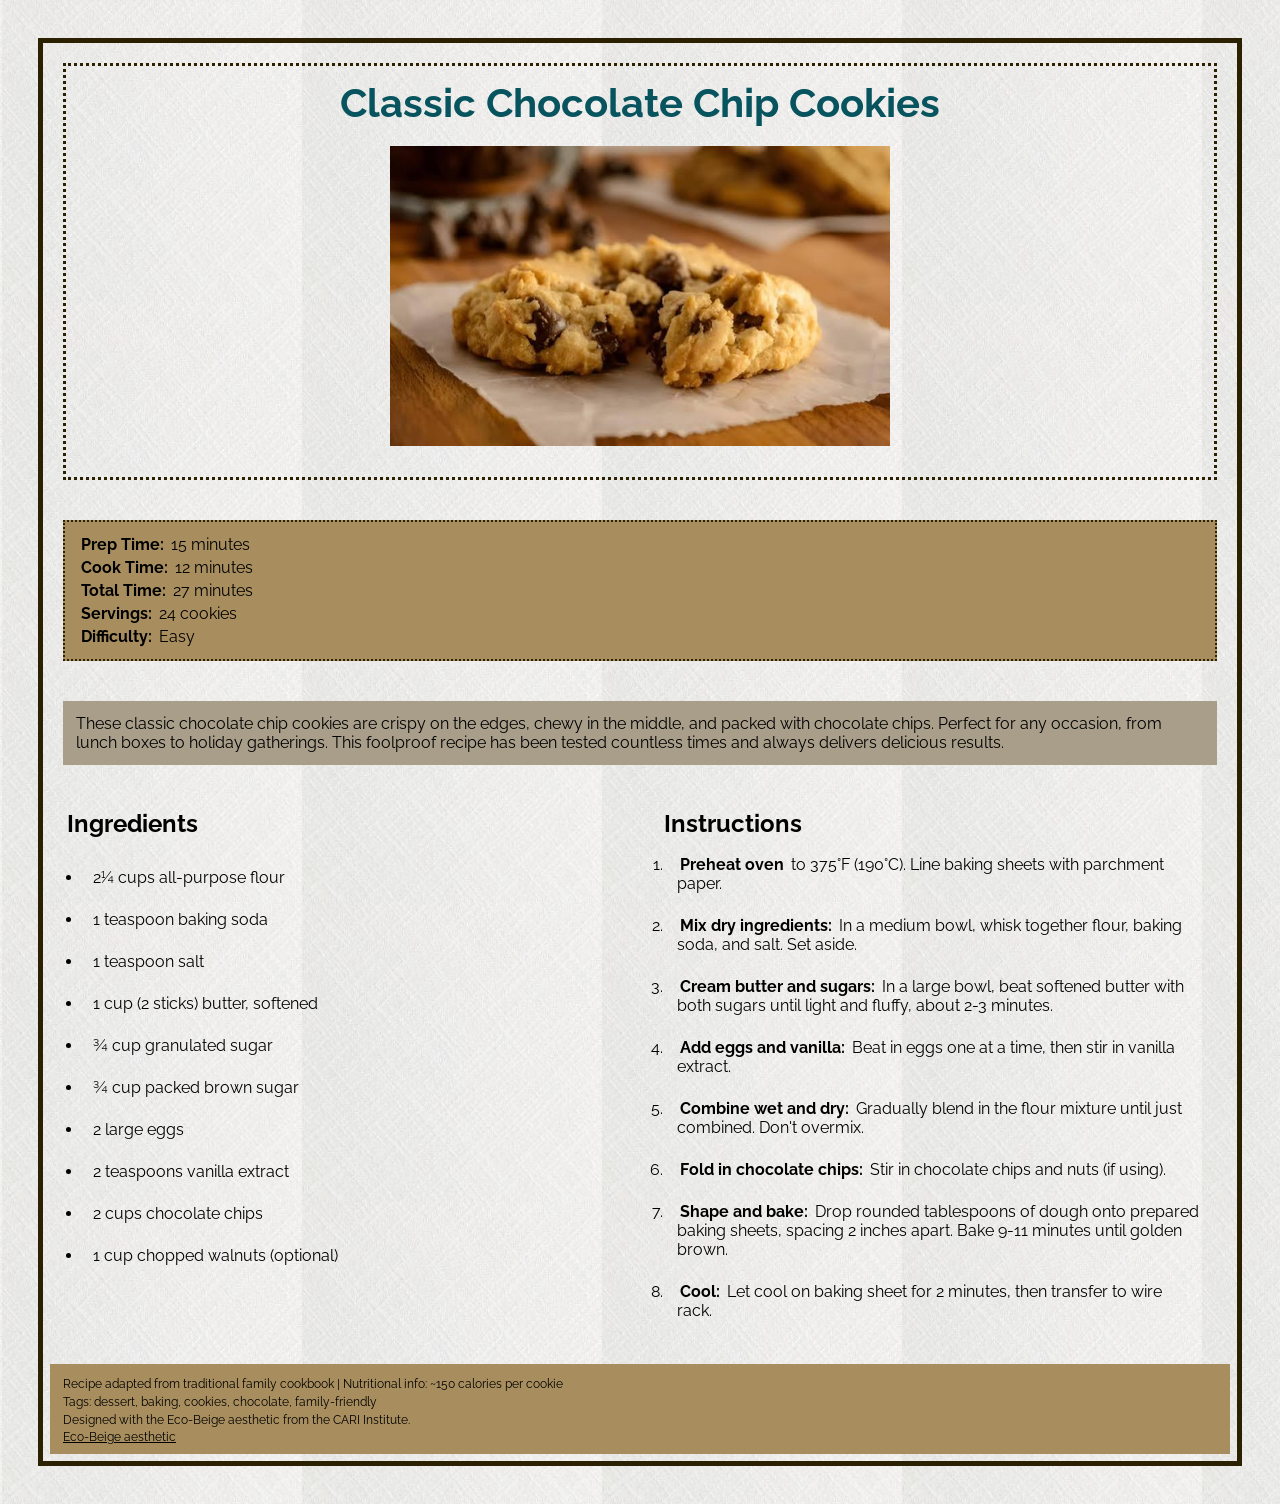
<file: asst_1_recipe/index.html>
<!DOCTYPE html>
<html lang="en">
<head>
    <meta charset="UTF-8">
    <meta name="viewport" content="width=device-width, initial-scale=1.0">
    <title>Recipe Card Assignment - Make This Beautiful!</title>
    <link rel="stylesheet" href="style.css">
</head>
<body>
    <div class="recipe-container">
        <!-- Recipe Header Section -->
        <header class="recipe-header">
            <h1 class="recipe-title">Classic Chocolate Chip Cookies</h1>
            <img src= "cookie.jpg" 
                 alt="Chocolate Chip Cookie on a napkin" 
                 class="recipe-image">
        </header>

        <!-- Recipe Meta Information -->
        <section class="recipe-meta">
            <div class="meta-item">
                <strong>Prep Time:</strong> 15 minutes
            </div>
            <div class="meta-item">
                <strong>Cook Time:</strong> 12 minutes
            </div>
            <div class="meta-item">
                <strong>Total Time:</strong> 27 minutes
            </div>
            <div class="meta-item">
                <strong>Servings:</strong> 24 cookies
            </div>
            <div class="meta-item">
                <strong>Difficulty:</strong> Easy
            </div>
        </section>

        <!-- Recipe Description -->
        <section class="recipe-description">
            <p>These classic chocolate chip cookies are crispy on the edges, chewy in the middle, and packed with chocolate chips. Perfect for any occasion, from lunch boxes to holiday gatherings. This foolproof recipe has been tested countless times and always delivers delicious results.</p>
        </section>

        <!-- Ingredients Section -->
        <section class="ingredients-section">
            <h2>Ingredients</h2>
            <ul class="ingredients-list">
                <li>2¼ cups all-purpose flour</li>
                <li>1 teaspoon baking soda</li>
                <li>1 teaspoon salt</li>
                <li>1 cup (2 sticks) butter, softened</li>
                <li>¾ cup granulated sugar</li>
                <li>¾ cup packed brown sugar</li>
                <li>2 large eggs</li>
                <li>2 teaspoons vanilla extract</li>
                <li>2 cups chocolate chips</li>
                <li>1 cup chopped walnuts (optional)</li>
            </ul>
        </section>

        <!-- Instructions Section -->
        <section class="instructions-section">
            <h2>Instructions</h2>
            <ol class="instructions-list">
                <li class="instruction-step">
                    <strong>Preheat oven</strong> to 375°F (190°C). Line baking sheets with parchment paper.
                </li>
                <li class="instruction-step">
                    <strong>Mix dry ingredients:</strong> In a medium bowl, whisk together flour, baking soda, and salt. Set aside.
                </li>
                <li class="instruction-step">
                    <strong>Cream butter and sugars:</strong> In a large bowl, beat softened butter with both sugars until light and fluffy, about 2-3 minutes.
                </li>
                <li class="instruction-step">
                    <strong>Add eggs and vanilla:</strong> Beat in eggs one at a time, then stir in vanilla extract.
                </li>
                <li class="instruction-step">
                    <strong>Combine wet and dry:</strong> Gradually blend in the flour mixture until just combined. Don't overmix.
                </li>
                <li class="instruction-step">
                    <strong>Fold in chocolate chips:</strong> Stir in chocolate chips and nuts (if using).
                </li>
                <li class="instruction-step">
                    <strong>Shape and bake:</strong> Drop rounded tablespoons of dough onto prepared baking sheets, spacing 2 inches apart. Bake 9-11 minutes until golden brown.
                </li>
                <li class="instruction-step">
                    <strong>Cool:</strong> Let cool on baking sheet for 2 minutes, then transfer to wire rack.
                </li>
            </ol>
        </section>

        <!-- Recipe Footer -->
        <footer class="recipe-footer">
            <p>Recipe adapted from traditional family cookbook | Nutritional info: ~150 calories per cookie</p>
            <p>Tags: dessert, baking, cookies, chocolate, family-friendly</p>
            <p>Designed with the Eco-Beige aesthetic from the CARI Institute.</p>
            <a class="href" href="https://cari.institute/aesthetics/eco-beige" target="_blank">Eco-Beige aesthetic</a>
        </footer>
    </div>
</body>
</html>
</file>
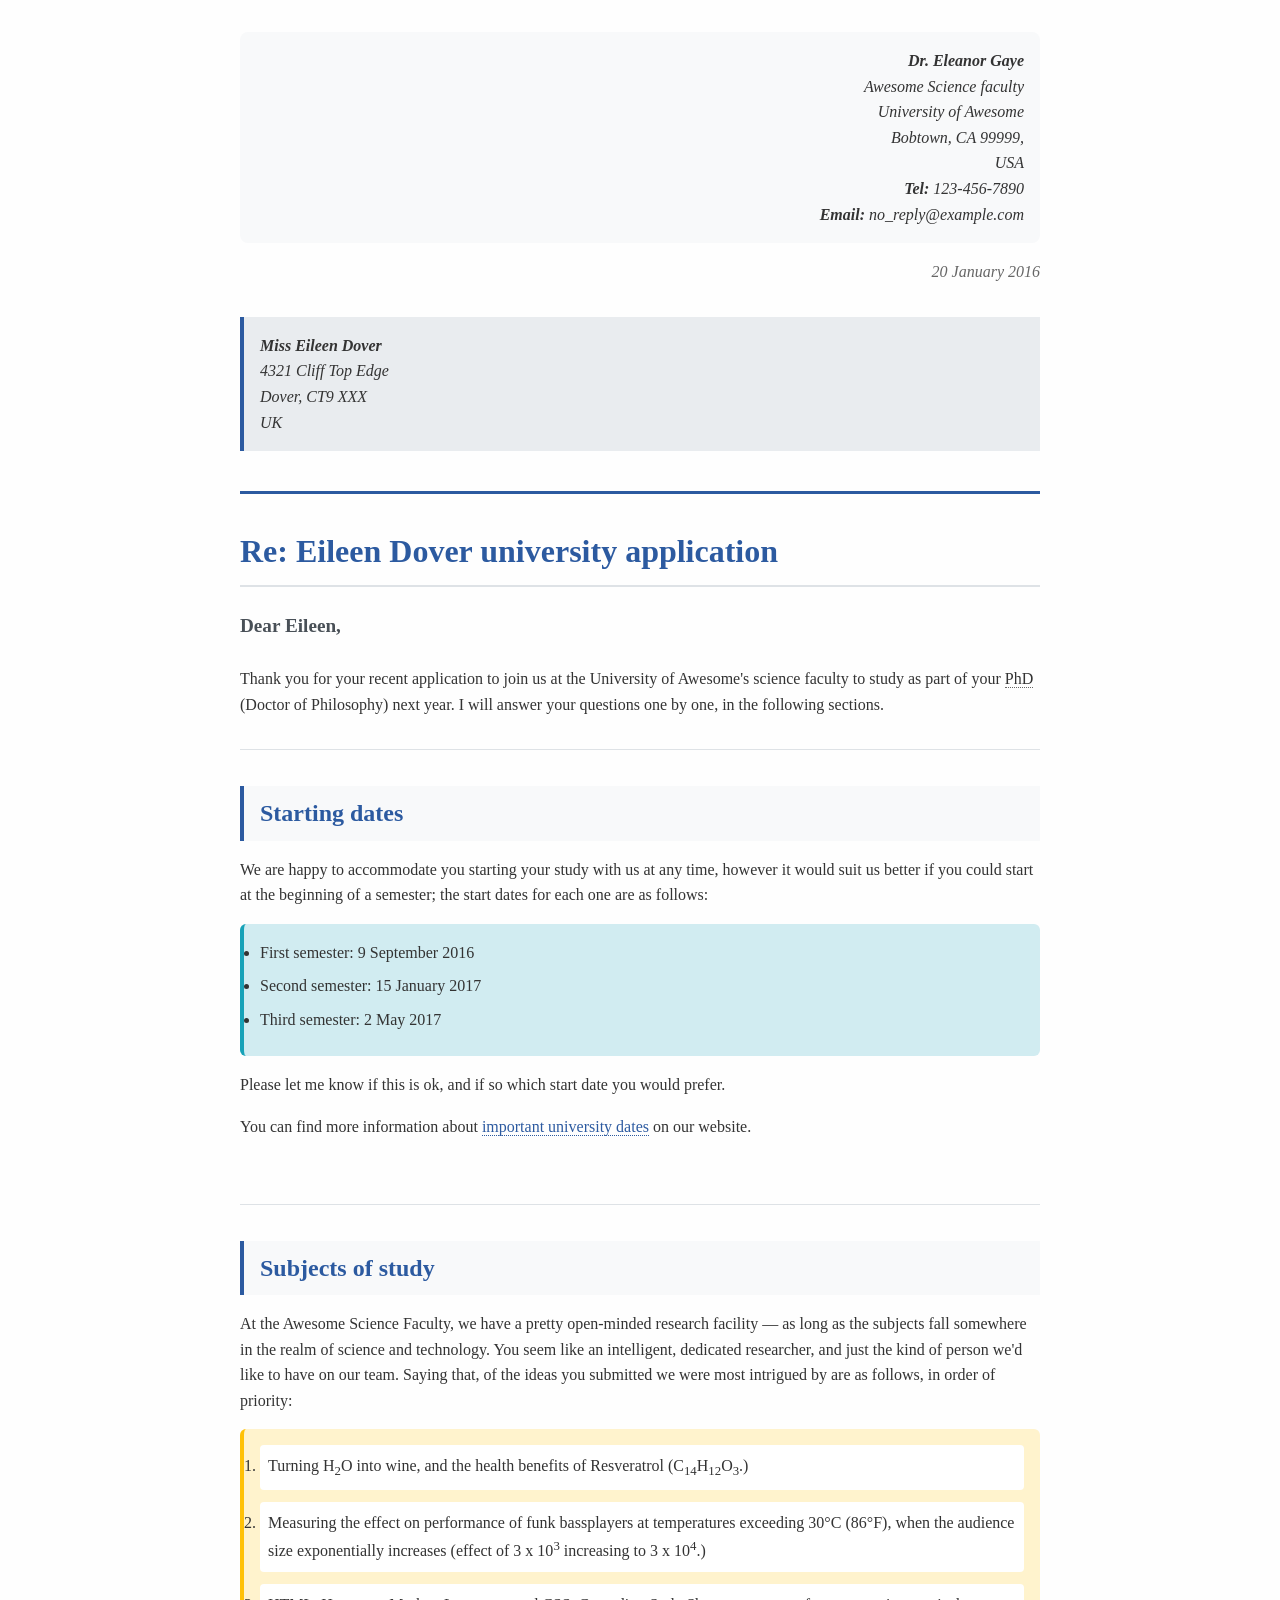
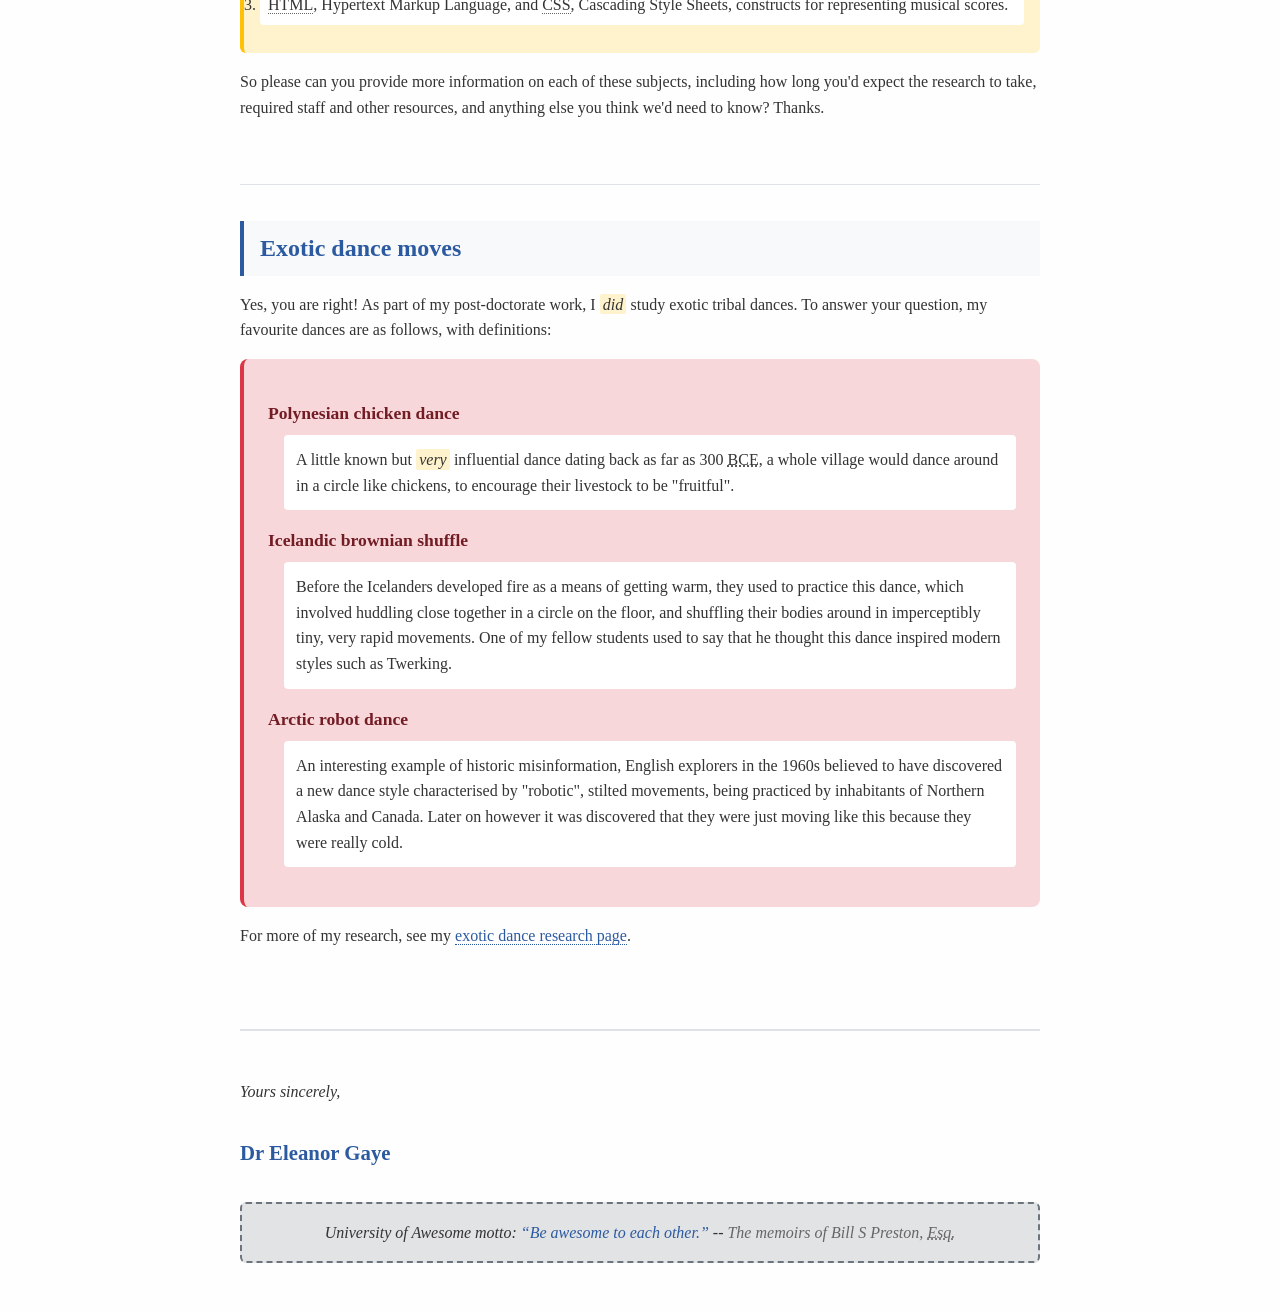
<file: tutorial_1/index.html>
<!DOCTYPE html>
<html lang="en-US">
    <head>
        <meta charset="utf-8" />
        <meta name="author" content="Dr. Eleanor Gaye" />
        <title>Awesome science application correspondence</title>
        <link rel = "stylesheet" href="tutorial_1_letter_styles.css">
    </head>
    <body class = "letter-document">
<div class = "letter-header">
<address class="sender-info">
    <strong>Dr. Eleanor Gaye</strong><br>
    Awesome Science faculty<br>
    University of Awesome<br>
    Bobtown, CA 99999,<br>
    USA<br>
    <strong>Tel:</strong> 123-456-7890 <br> 
    <strong>Email:</strong> no_reply@example.com 
</address>

<p class = "letter-date" datetime = "2016-01-20">20 January 2016</p>

<address class = "recipient-info">
    <strong>Miss Eileen Dover</strong><br>
    4321 Cliff Top Edge<br>
    Dover, CT9 XXX<br>
    UK
</address>
</div>

<h1 class = "letter-subject">Re: Eileen Dover university application</h1>
<p class = "letter-greeting">Dear Eileen,</p>

<p class = "letter-paragraph">Thank you for your recent application to join us at the University of Awesome's science faculty to study as part of your <abbr class = "abbreviation">PhD</abbr> (Doctor of Philosophy) next year. I will answer your questions one by one, in the following sections.</p>

<div class = "content-section">
<h2 class = "section-heading">Starting dates</h2>
<p>We are happy to accommodate you starting your study with us at any time, however it would suit us better if you could start at the beginning of a semester; the start dates for each one are as follows:</p>

<ul class = "semester-dates">
    <li>First semester: <time datetime="2016-09-09">9 September 2016</time> </li>
    <li>Second semester: <time datetime = "2017-01-15">15 January 2017</time></li>
    <li>Third semester: <time datetime = "2017-05-02">2 May 2017</time></li>
</ul>

<p>Please let me know if this is ok, and if so which start date you would prefer.</p>

<p>You can find more information about <a class = "letter-link" href="">important university dates</a> on our website.</p>
</div>

<div class = "content-section"> 
<h2 class = "section-heading">Subjects of study</h2>
<p>At the Awesome Science Faculty, we have a pretty open-minded research facility &mdash; as long as the subjects fall somewhere in the realm of science and technology. You seem like an intelligent, dedicated researcher, and just the kind of person we'd like to have on our team. Saying that, of the ideas you submitted we were most intrigued by are as follows, in order of priority:</p>

<ol class = "priority-list">
    <li>Turning H<sub class = "subscript">2</sub>O into wine, and the health benefits of Resveratrol (C<sub class = "subscript">14</sub>H<sub class = "subscript">12</sub>O<sub class = "subscript">3</sub>.)</li>
    <li>Measuring the effect on performance of funk bassplayers at temperatures exceeding 30&deg;C (86&deg;F), when the audience size exponentially increases (effect of 3 x 10<sup class = "superscript">3</sup> increasing to 3 x 10<sup class = "superscript">4</sup>.)</li>
    <li><abbr class = "abbreviation">HTML</abbr>, Hypertext Markup Language, and <abbr class = "abbreviation">CSS</abbr>, Cascading Style Sheets, constructs for representing musical scores.</li>
</ol>
<p>So please can you provide more information on each of these subjects, including how long you'd expect the research to take, required staff and other resources, and anything else you think we'd need to know? Thanks.</p>
</div>

<div class = "content-section"> 
<h2 class = "section-heading">Exotic dance moves</h2>
<p>Yes, you are right! As part of my post-doctorate work, I <em class = "emphasis">did</em> study exotic tribal dances. To answer your question, my favourite dances are as follows, with definitions:</p>

<dl class = "dance-definitions">
    <dt class = "dance-term">Polynesian chicken dance</dt>
    <dd class = "dance-definition">A little known but <em class = "emphasis">very</em> influential dance dating back as far as 300 <abbr title="Before Common Era">BCE</abbr>, a whole village would dance around in a circle like chickens, to encourage their livestock to be "fruitful".</dd>
    <dt class = "dance-term">Icelandic brownian shuffle</dt>
    <dd class = "dance-definition">Before the Icelanders developed fire as a means of getting warm, they used to practice this dance, which involved huddling close together in a circle on the floor, and shuffling their bodies around in imperceptibly tiny, very rapid movements. One of my fellow students used to say that he thought this dance inspired modern styles such as Twerking.</dd>
    <dt class = "dance-term">Arctic robot dance</dt>
    <dd class = "dance-definition">An interesting example of historic misinformation, English explorers in the 1960s believed to have discovered a new dance style characterised by "robotic", stilted movements, being practiced by inhabitants of Northern Alaska and Canada. Later on however it was discovered that they were just moving like this because they were really cold.</dd>
</dl>
<p>For more of my research, see my <a class = "letter-link" href="">exotic dance research page</a>.</p>
</div>

<div class = "letter-closing">

<p class = "closing-phrase">Yours sincerely,</p>

<p class = "signature">Dr Eleanor Gaye</p>

<p class = "university-motto">University of Awesome motto: <q class = "inline-quote">Be awesome to each other.</q> -- <cite class = "citation">The memoirs of Bill S Preston, <abbr title = "Esquire">Esq.</abbr></cite></p>

</div>

    </body>
</html>
</file>
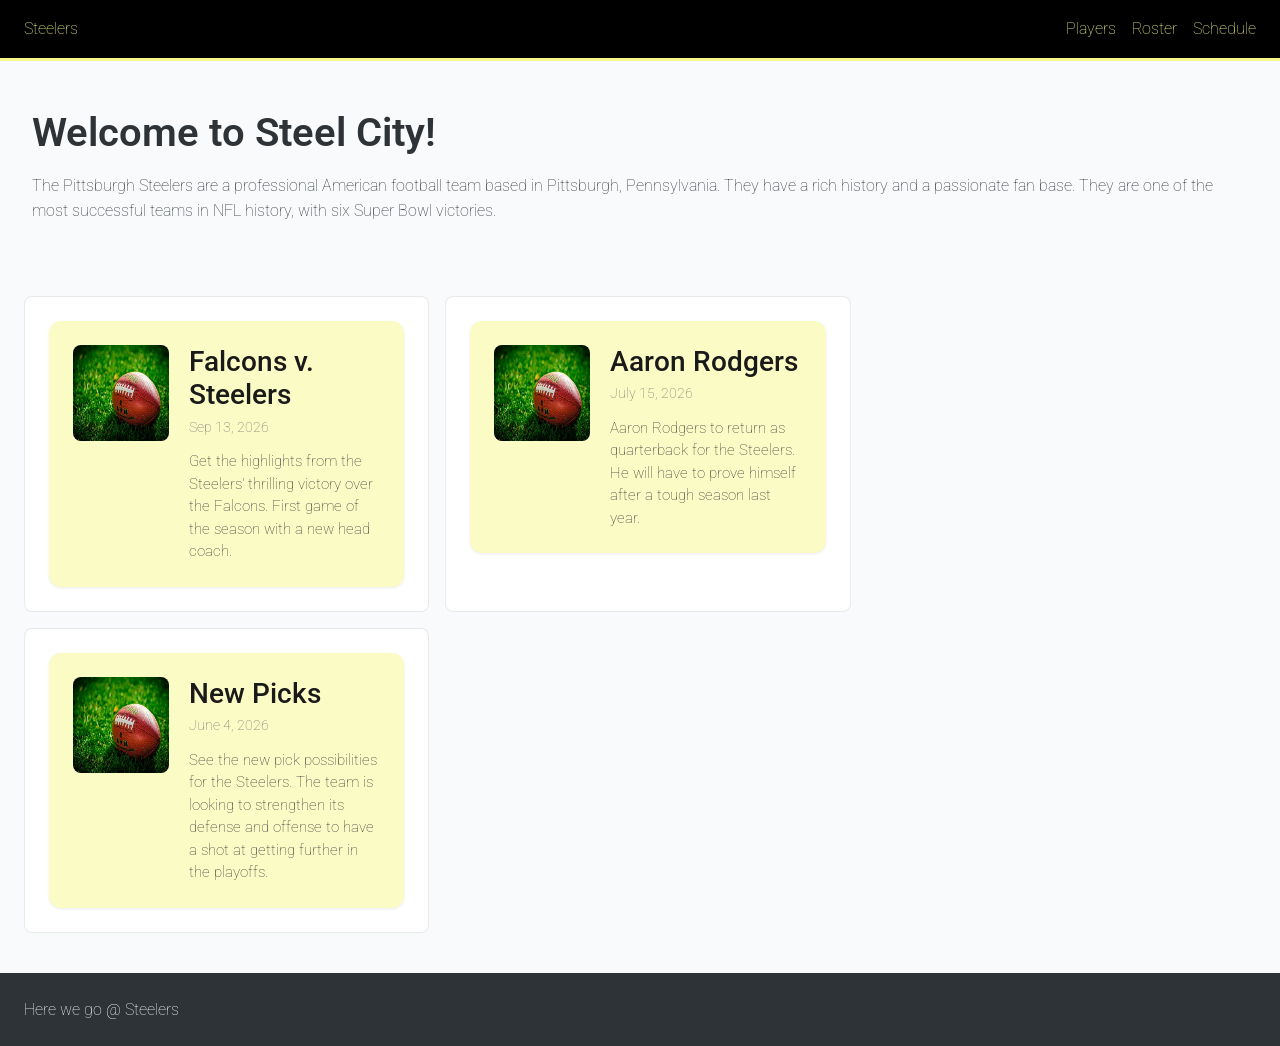
<file: tutorial_2/index.html>
<!DOCTYPE html>
<html lang="en">
<head>
  <meta charset="UTF-8">
  <meta name="viewport" content="width=device-width, initial-scale=1.0">
  <title>Tutorial 3: Grid Layout</title>
  <link rel="stylesheet" href="style.css">
</head>
<body class="page-layout">
  <header class="site-header">
    <nav class="header-nav">
      <!-- Style this flexible nav component -->
      <span class="logo">Steelers</span>
      <ul class="nav-links">
        <li><a href="#">Players</a></li>
        <li><a href="#">Roster</a></li>
        <li><a href="#">Schedule</a></li>
      </ul>
    </nav>
  </header>
  <main class="hero-section">
    <h1>Welcome to Steel City!</h1>
    <p>The Pittsburgh Steelers are a professional American football team based in Pittsburgh, Pennsylvania. They have a rich history and a passionate fan base. They are one of the most successful teams in NFL history, with six Super Bowl victories.</p>
  </main>
  
  <section class="list-section">
    <!-- Add your repeating component in here -->

    <div class = "list-item">
      <div class="card">
        <div class="card__thumb img">
          <img src="../tutorial_2/Elliott_Chau____HWDNFMZHRP.jpg" alt="Football on the grass" />
        </div>
        <div class="card__body">
          <h2 class="card__title">Falcons v. Steelers</h2>
          <p class="card__date">Sep 13, 2026</p>
          <p class="card__description">
            Get the highlights from the Steelers' thrilling victory over the Falcons. First game of the season with a new head coach. 
          </p>
        </div>
      </div>
    </div>
        <div class = "list-item">
      <div class="card">
        <div class="card__thumb img">
          <img src="../tutorial_2/Elliott_Chau____HWDNFMZHRP.jpg" alt="Football on the grass" />
        </div>
        <div class="card__body">
          <h2 class="card__title">Aaron Rodgers</h2>
          <p class="card__date">July 15, 2026</p>
          <p class="card__description">
            Aaron Rodgers to return as quarterback for the Steelers. He will have to prove himself after a tough season last year.
          </p>
        </div>
      </div>
    </div>
        <div class = "list-item">
      <div class="card">
        <div class="card__thumb img">
          <img src="../tutorial_2/Elliott_Chau____HWDNFMZHRP.jpg" alt="Football on the grass" />
        </div>
        <div class="card__body">
          <h2 class="card__title">New Picks</h2>
          <p class="card__date">June 4, 2026</p>
          <p class="card__description">
            See the new pick possibilities for the Steelers. The team is looking to strengthen its defense and offense to have a shot at getting further in the playoffs.
          </p>
        </div>
      </div>
    </div>
  </section>
  
  <footer class="site-footer">
    <p>Here we go @ Steelers</p>
  </footer>
</body>
</html>
</file>
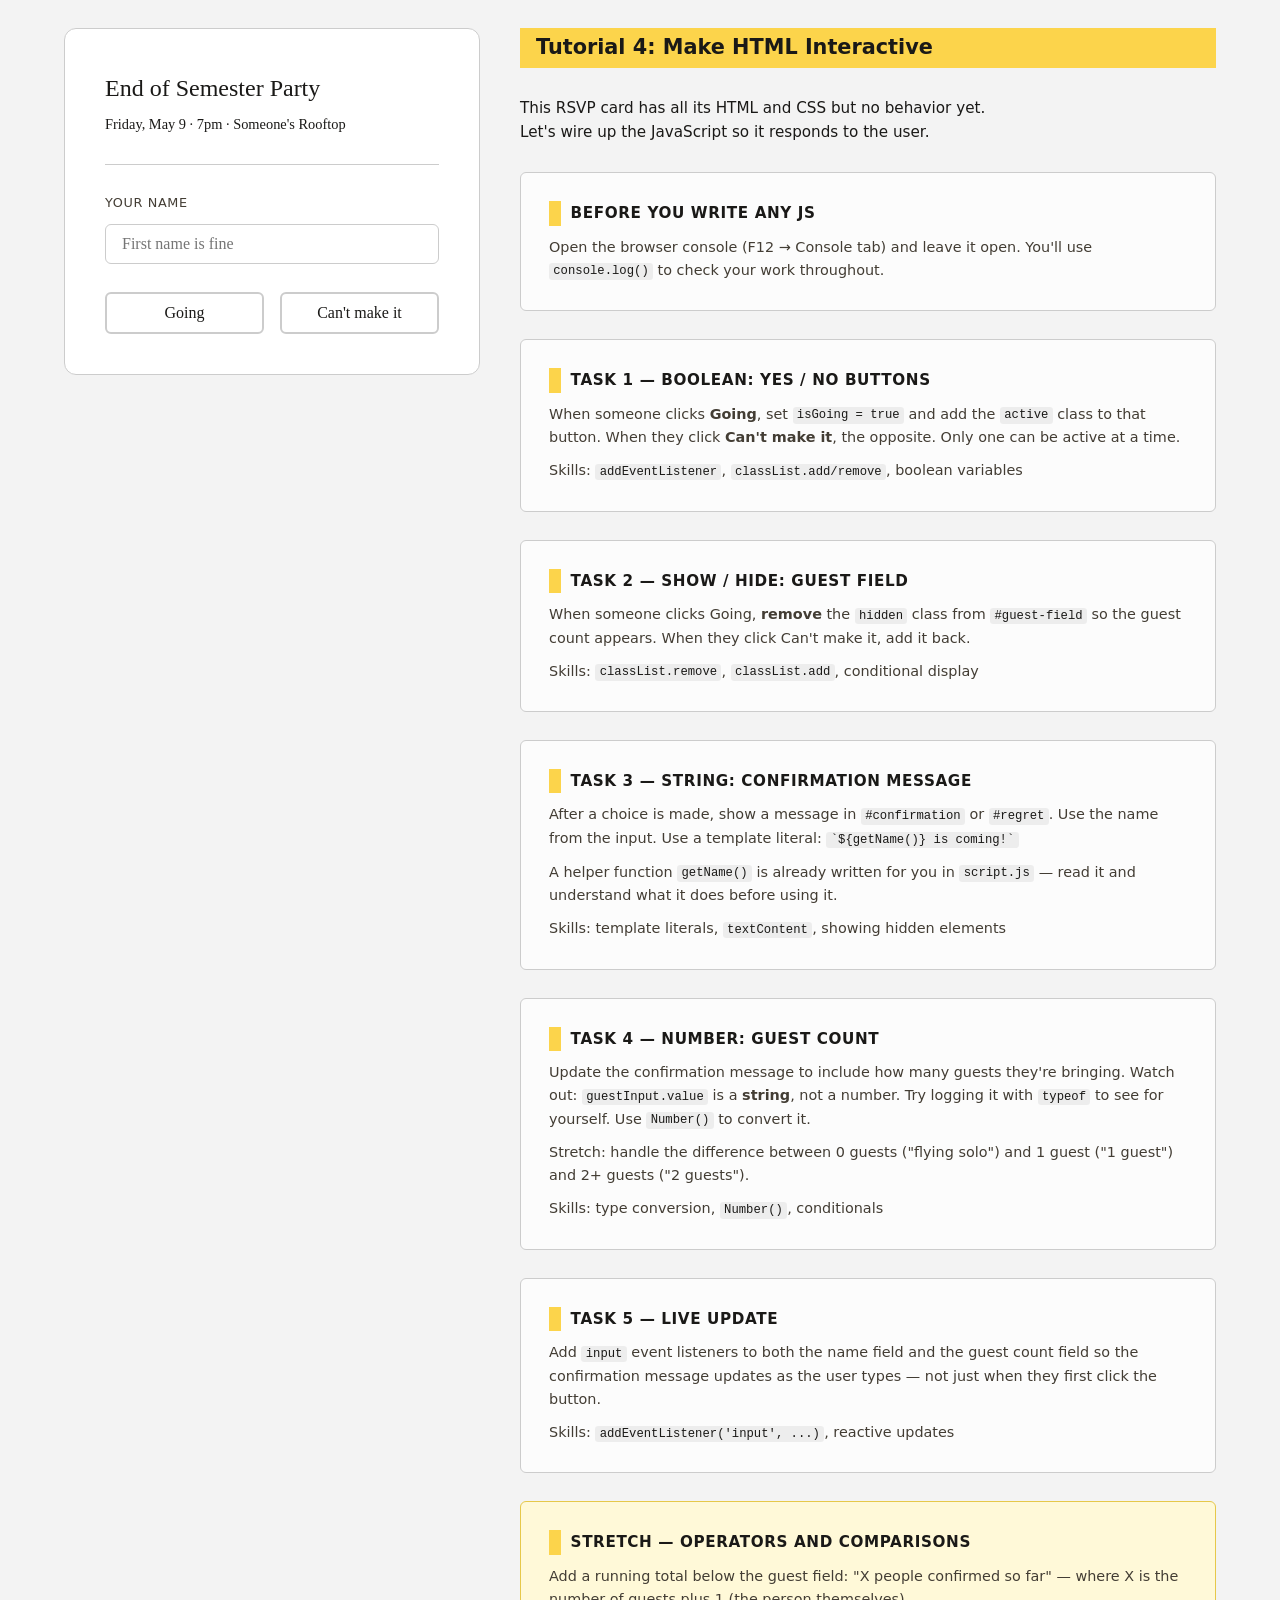
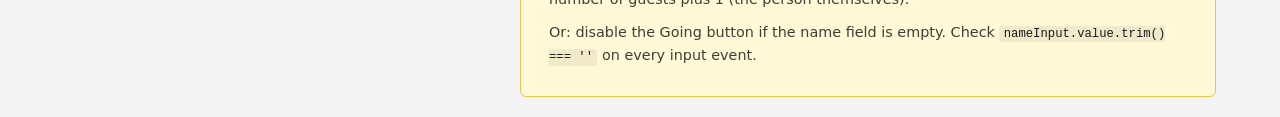
<file: tutorial_4_files/index.html>
<!DOCTYPE html>
<html lang="en">
<head>
  <meta charset="UTF-8">
  <meta name="viewport" content="width=device-width, initial-scale=1.0">
  <title>Tutorial 4: JavaScript Fundamentals</title>
  <link rel="stylesheet" href="style.css">
</head>
<body>

  <div class="page">

    <!-- ── left: the RSVP card ──────────────────────────────── -->
    <div class="card" id="rsvp-card">

      <div class="event-header">
        <h1 class="event-title">End of Semester Party</h1>
        <p class="event-meta">Friday, May 9 &middot; 7pm &middot; Someone's Rooftop</p>
      </div>

      <!-- string: name -->
      <div class="field">
        <label for="name-input">Your name</label>
        <input type="text" id="name-input" placeholder="First name is fine">
      </div>

      <!-- boolean: going or not -->
      <div class="rsvp-buttons">
        <button class="btn btn-yes" id="btn-yes">Going</button>
        <button class="btn btn-no"  id="btn-no">Can't make it</button>
      </div>

      <!-- number: guest count, hidden until yes -->
      <div class="guest-field hidden" id="guest-field">
        <label for="guest-input">Bringing anyone?</label>
        <input type="number" id="guest-input" value="0" min="0" max="10">
        <!-- 
          Note: type="number" still gives you a STRING from .value
          You have to convert it. We'll see this below.
        -->
      </div>

      <!-- confirmation messages, hidden until a choice is made -->
      <div class="confirmation hidden" id="confirmation"></div>
      <div class="regret     hidden" id="regret"></div>

    </div>

    <!-- ── right: tasks panel ───────────────────────────────── -->
    <aside class="tasks-panel">

      <h2>Tutorial 4: Make HTML Interactive</h2>
      <p class="intro">
        This RSVP card has all its HTML and CSS but no behavior yet. <br />
        Let's wire up the JavaScript so it responds to the user.
      </p>

      <div class="task-group">
        <h3>Before you write any JS</h3>
        <p>Open the browser console (F12 → Console tab) and leave it open. 
           You'll use <code>console.log()</code> to check your work throughout.</p>
      </div>

      <div class="task-group">
        <h3>Task 1 — Boolean: Yes / No buttons</h3>
        <p>
          When someone clicks <strong>Going</strong>, set <code>isGoing = true</code>
          and add the <code>active</code> class to that button.
          When they click <strong>Can't make it</strong>, the opposite.
          Only one can be active at a time.
        </p>
        <p>Skills: <code>addEventListener</code>, <code>classList.add/remove</code>, boolean variables</p>
      </div>

      <div class="task-group">
        <h3>Task 2 — Show / hide: guest field</h3>
        <p>
          When someone clicks Going, <strong>remove</strong> the <code>hidden</code> class
          from <code>#guest-field</code> so the guest count appears.
          When they click Can't make it, add it back.
        </p>
        <p>Skills: <code>classList.remove</code>, <code>classList.add</code>, conditional display</p>
      </div>

      <div class="task-group">
        <h3>Task 3 — String: confirmation message</h3>
        <p>
          After a choice is made, show a message in <code>#confirmation</code> or 
          <code>#regret</code>. Use the name from the input.
          Use a template literal: <code>`${getName()} is coming!`</code>
        </p>
        <p>
          A helper function <code>getName()</code> is already written for you in 
          <code>script.js</code> — read it and understand what it does before using it.
        </p>
        <p>Skills: template literals, <code>textContent</code>, showing hidden elements</p>
      </div>

      <div class="task-group">
        <h3>Task 4 — Number: guest count</h3>
        <p>
          Update the confirmation message to include how many guests they're bringing.
          Watch out: <code>guestInput.value</code> is a <strong>string</strong>, not a number.
          Try logging it with <code>typeof</code> to see for yourself.
          Use <code>Number()</code> to convert it.
        </p>
        <p>
          Stretch: handle the difference between 0 guests ("flying solo") and 
          1 guest ("1 guest") and 2+ guests ("2 guests").
        </p>
        <p>Skills: type conversion, <code>Number()</code>, conditionals</p>
      </div>

      <div class="task-group">
        <h3>Task 5 — Live update</h3>
        <p>
          Add <code>input</code> event listeners to both the name field and the guest
          count field so the confirmation message updates as the user types —
          not just when they first click the button.
        </p>
        <p>Skills: <code>addEventListener('input', ...)</code>, reactive updates</p>
      </div>

      <div class="task-group task-stretch">
        <h3>Stretch — Operators and comparisons</h3>
        <p>
          Add a running total below the guest field: 
          "X people confirmed so far" — where X is the number of guests plus 1 (the person themselves).
        </p>
        <p>
          Or: disable the Going button if the name field is empty.
          Check <code>nameInput.value.trim() === ''</code> on every input event.
        </p>
      </div>

    </aside>

  </div>

  <script src="script.js"></script>
</body>
</html>
</file>
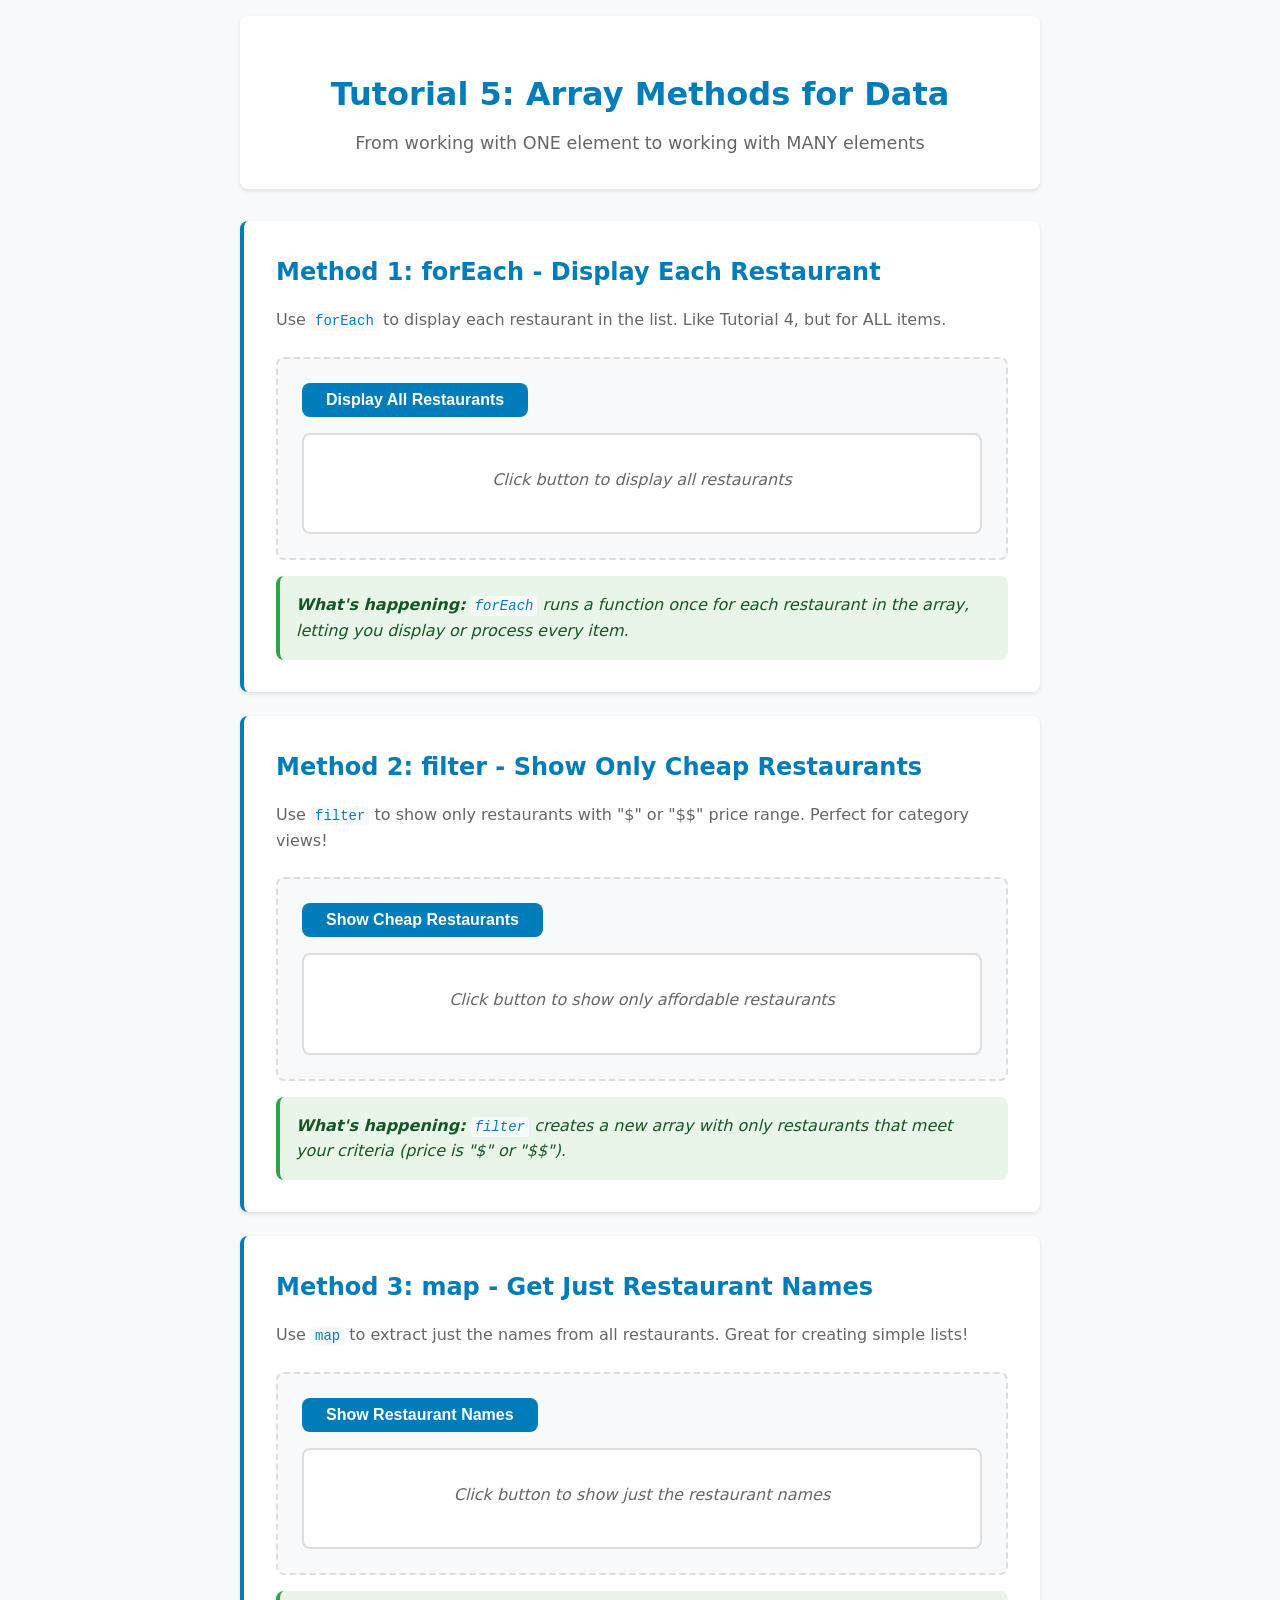
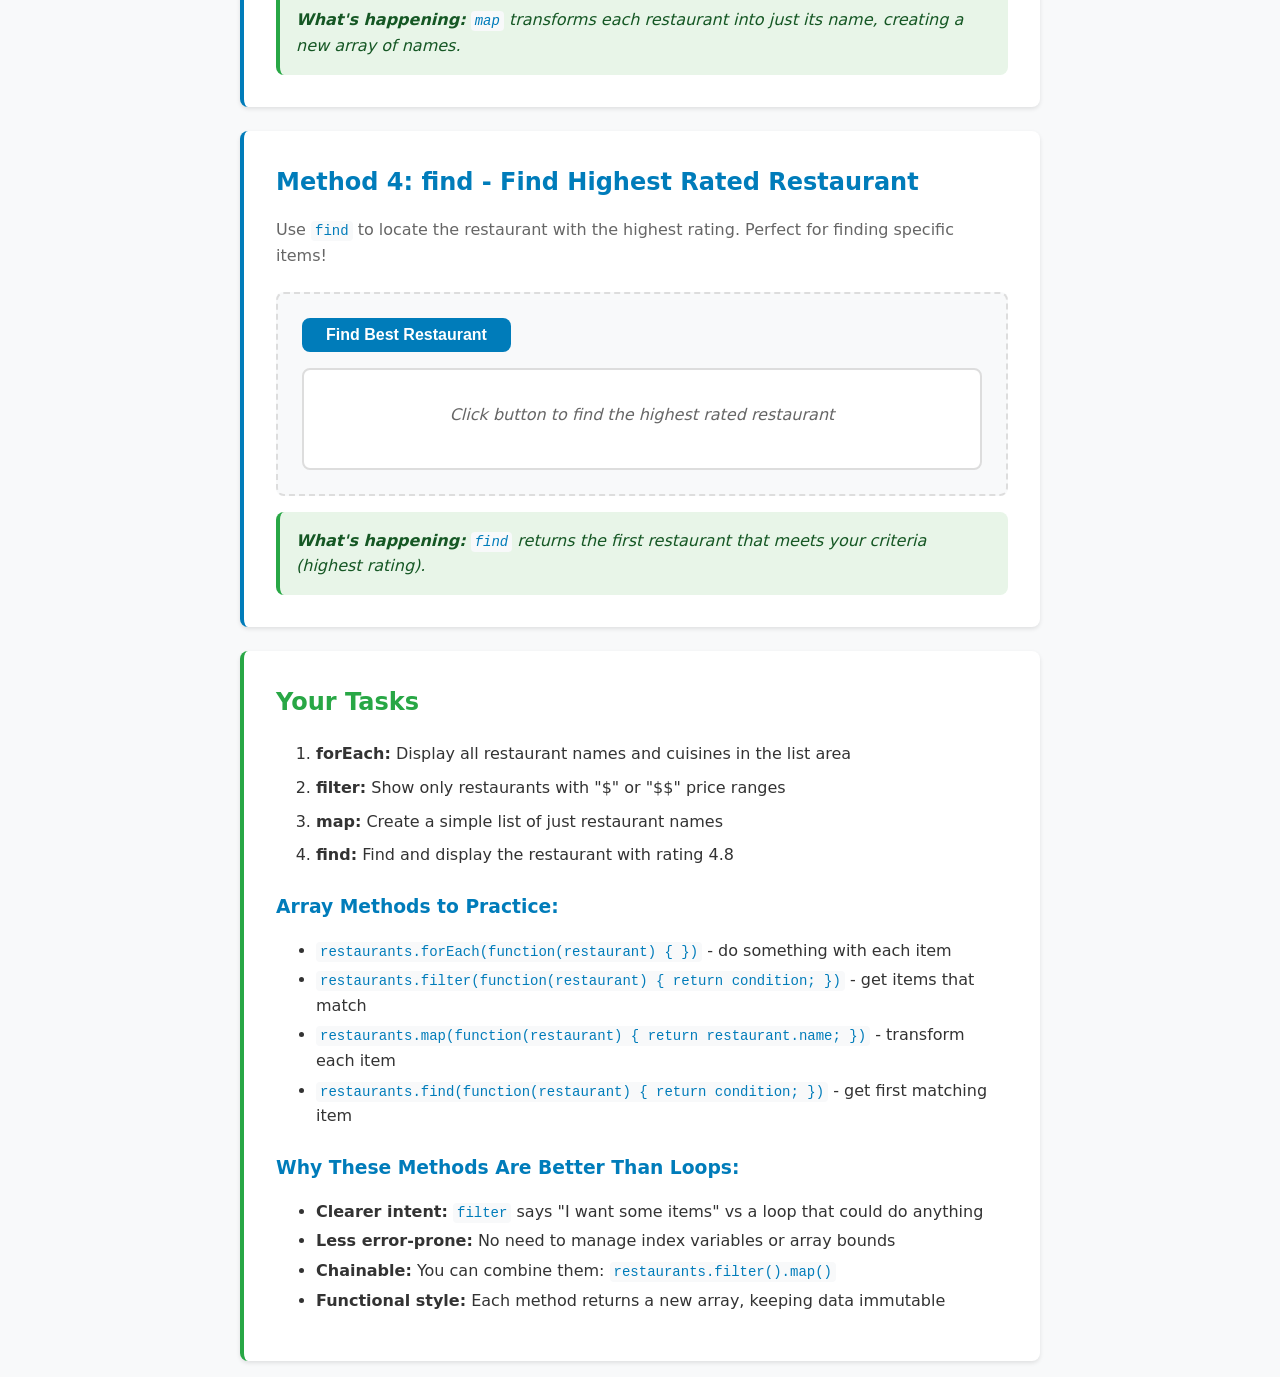
<file: tutorial_5_arrays/index.html>
<!DOCTYPE html>
<html lang="en">
<head>
    <meta charset="UTF-8">
    <meta name="viewport" content="width=device-width, initial-scale=1.0">
    <title>Tutorial 5: Array Methods for Data</title>
    <link rel="stylesheet" href="style.css">
</head>
<body>
    <div class="container">
        <header>
            <h1>Tutorial 5: Array Methods for Data</h1>
            <p>From working with ONE element to working with MANY elements</p>
        </header>

        <!-- Method 1: forEach - Do something to each item -->
        <section class="method-section">
            <h2>Method 1: forEach - Display Each Restaurant</h2>
            <p>Use <code>forEach</code> to display each restaurant in the list. Like Tutorial 4, but for ALL items.</p>
            
            <div class="demo-area">
                <button id="display-button" class="method-button">Display All Restaurants</button>
                <div id="restaurant-list" class="result-area">
                    <p class="placeholder">Click button to display all restaurants</p>
                </div>
            </div>
            
            <div class="explanation">
                <p><strong>What's happening:</strong> <code>forEach</code> runs a function once for each restaurant in the array, letting you display or process every item.</p>
            </div>
        </section>

        <!-- Method 2: filter - Show only items that match criteria -->
        <section class="method-section">
            <h2>Method 2: filter - Show Only Cheap Restaurants</h2>
            <p>Use <code>filter</code> to show only restaurants with "$" or "$$" price range. Perfect for category views!</p>
            
            <div class="demo-area">
                <button id="filter-button" class="method-button">Show Cheap Restaurants</button>
                <div id="filtered-list" class="result-area">
                    <p class="placeholder">Click button to show only affordable restaurants</p>
                </div>
            </div>
            
            <div class="explanation">
                <p><strong>What's happening:</strong> <code>filter</code> creates a new array with only restaurants that meet your criteria (price is "$" or "$$").</p>
            </div>
        </section>

        <!-- Method 3: map - Transform data to get specific information -->
        <section class="method-section">
            <h2>Method 3: map - Get Just Restaurant Names</h2>
            <p>Use <code>map</code> to extract just the names from all restaurants. Great for creating simple lists!</p>
            
            <div class="demo-area">
                <button id="map-button" class="method-button">Show Restaurant Names</button>
                <div id="mapped-list" class="result-area">
                    <p class="placeholder">Click button to show just the restaurant names</p>
                </div>
            </div>
            
            <div class="explanation">
                <p><strong>What's happening:</strong> <code>map</code> transforms each restaurant into just its name, creating a new array of names.</p>
            </div>
        </section>

        <!-- Method 4: find - Get one specific item -->
        <section class="method-section">
            <h2>Method 4: find - Find Highest Rated Restaurant</h2>
            <p>Use <code>find</code> to locate the restaurant with the highest rating. Perfect for finding specific items!</p>
            
            <div class="demo-area">
                <button id="find-button" class="method-button">Find Best Restaurant</button>
                <div id="found-item" class="result-area">
                    <p class="placeholder">Click button to find the highest rated restaurant</p>
                </div>
            </div>
            
            <div class="explanation">
                <p><strong>What's happening:</strong> <code>find</code> returns the first restaurant that meets your criteria (highest rating).</p>
            </div>
        </section>

        <!-- Tutorial Instructions -->
        <section class="tutorial-instructions">
            <h2>Your Tasks</h2>
            <ol>
                <li><strong>forEach:</strong> Display all restaurant names and cuisines in the list area</li>
                <li><strong>filter:</strong> Show only restaurants with "$" or "$$" price ranges</li>
                <li><strong>map:</strong> Create a simple list of just restaurant names</li>
                <li><strong>find:</strong> Find and display the restaurant with rating 4.8</li>
            </ol>
            
            <h3>Array Methods to Practice:</h3>
            <ul>
                <li><code>restaurants.forEach(function(restaurant) { })</code> - do something with each item</li>
                <li><code>restaurants.filter(function(restaurant) { return condition; })</code> - get items that match</li>
                <li><code>restaurants.map(function(restaurant) { return restaurant.name; })</code> - transform each item</li>
                <li><code>restaurants.find(function(restaurant) { return condition; })</code> - get first matching item</li>
            </ul>
            
            <h3>Why These Methods Are Better Than Loops:</h3>
            <ul>
                <li><strong>Clearer intent:</strong> <code>filter</code> says "I want some items" vs a loop that could do anything</li>
                <li><strong>Less error-prone:</strong> No need to manage index variables or array bounds</li>
                <li><strong>Chainable:</strong> You can combine them: <code>restaurants.filter().map()</code></li>
                <li><strong>Functional style:</strong> Each method returns a new array, keeping data immutable</li>
            </ul>
        </section>
    </div>

    <script src="script.js" defer></script>
</body>
</html>
</file>
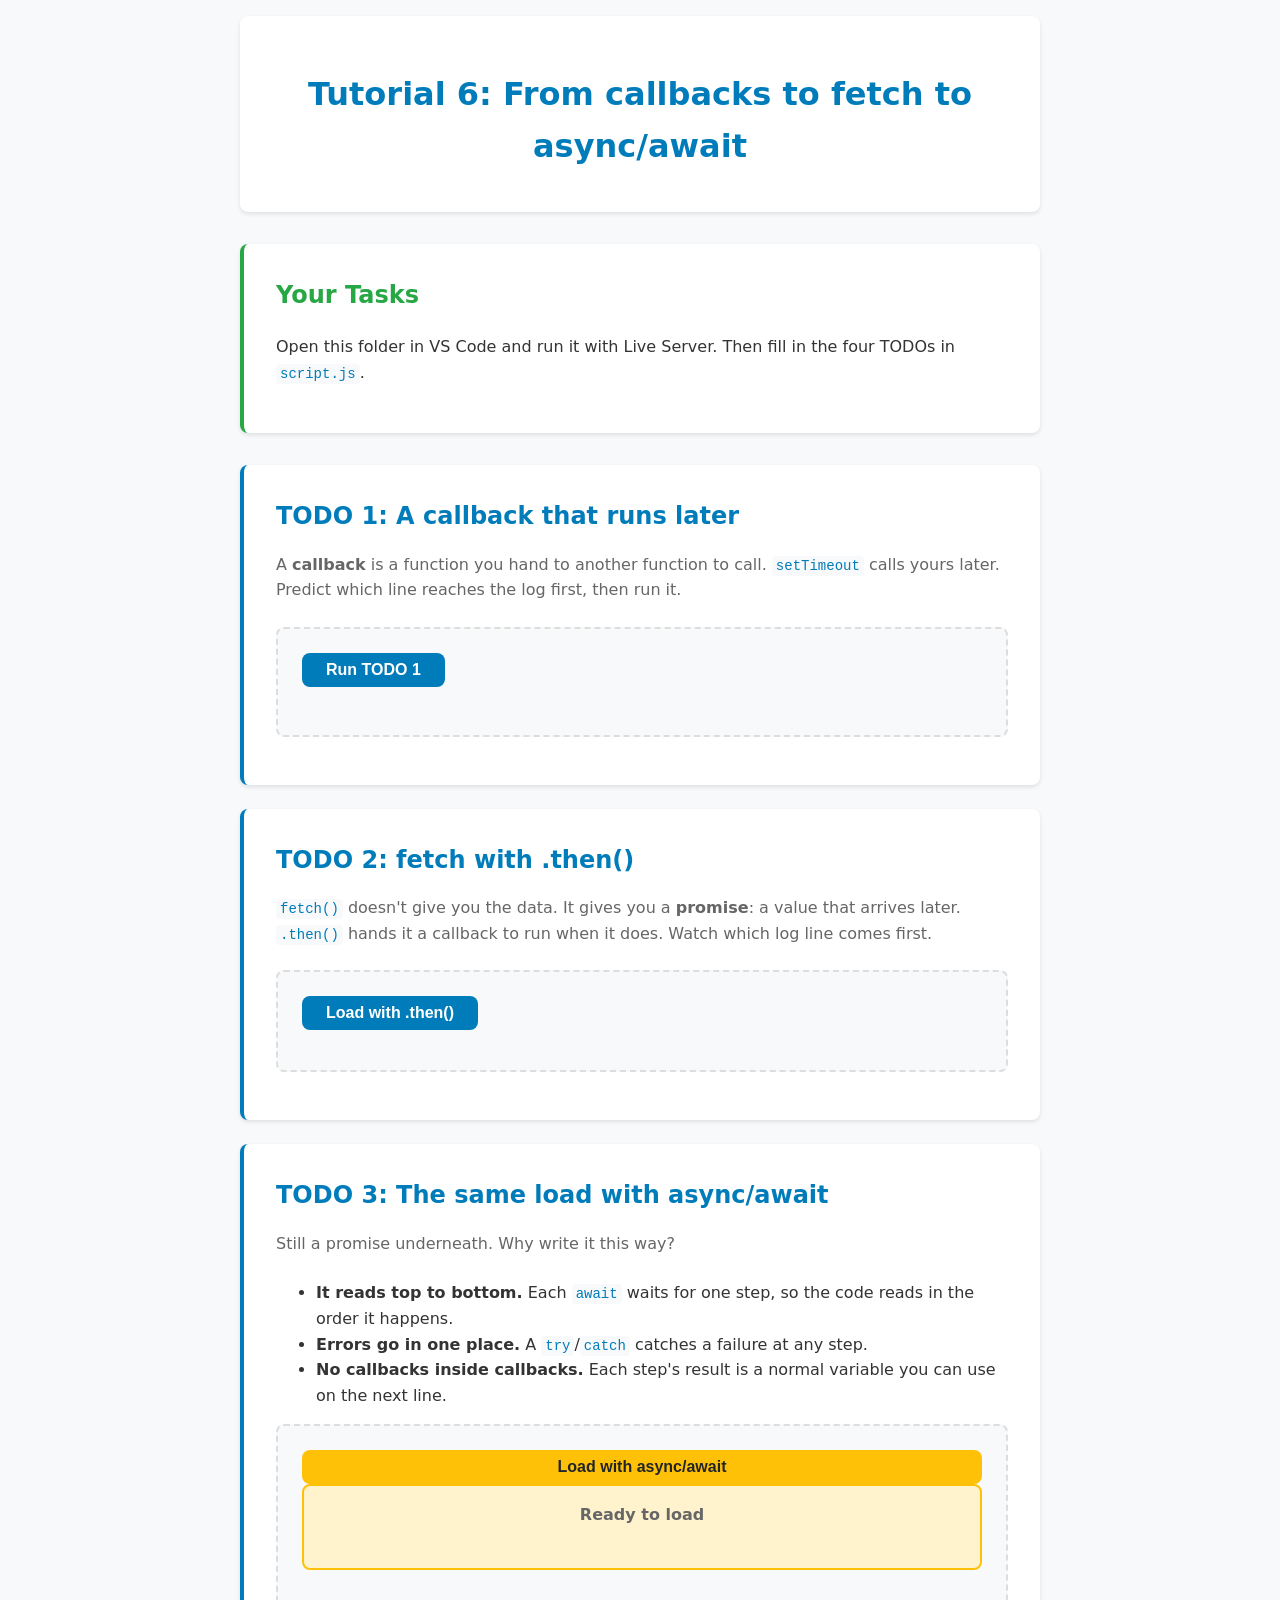
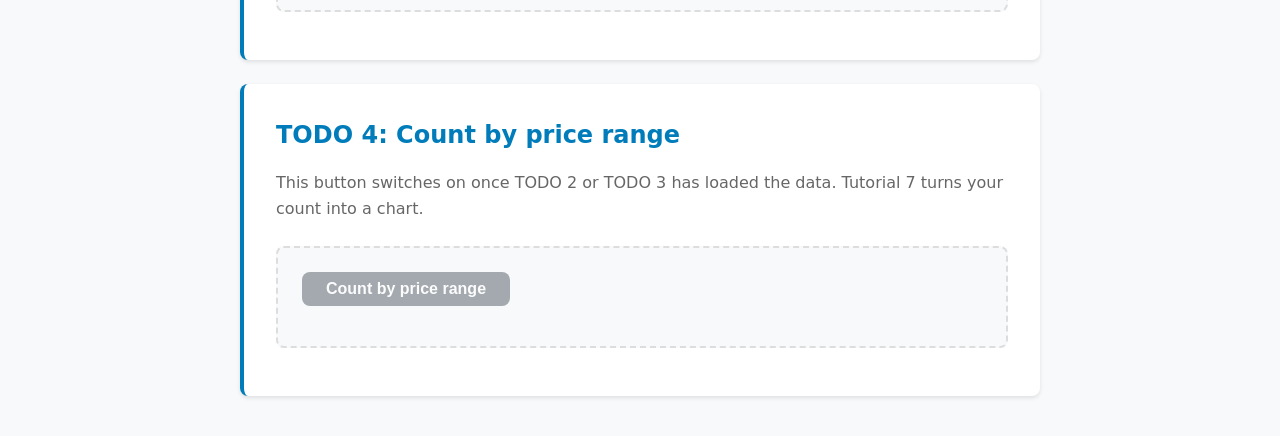
<file: tutorial_6_async/index.html>
<!DOCTYPE html>
<html lang="en">
<head>
    <meta charset="UTF-8">
    <meta name="viewport" content="width=device-width, initial-scale=1.0">
    <title>Tutorial 6: From callbacks to fetch to async/await</title>
    <link rel="stylesheet" href="style.css">
</head>
<body>
    <div class="container">
        <header>
            <h1>Tutorial 6: From callbacks to fetch to async/await</h1>
        </header>

        <section class="tutorial-instructions">
            <h2>Your Tasks</h2>
            <p>Open this folder in VS Code and run it with Live Server. Then fill in the four TODOs in <code>script.js</code>.</p>
        </section>

        <section class="method-section">
            <h2>TODO 1: A callback that runs later</h2>
            <p>A <strong>callback</strong> is a function you hand to another function to call. <code>setTimeout</code> calls yours later. Predict which line reaches the log first, then run it.</p>
            <div class="demo-area">
                <button id="run-todo-1" class="method-button" type="button">Run TODO 1</button>
                <p id="ready-output" class="big-output"></p>
                <ol id="log-todo-1" class="event-log"></ol>
            </div>
        </section>

        <section class="method-section">
            <h2>TODO 2: fetch with .then()</h2>
            <p><code>fetch()</code> doesn't give you the data. It gives you a <strong>promise</strong>: a value that arrives later. <code>.then()</code> hands it a callback to run when it does. Watch which log line comes first.</p>
            <div class="demo-area">
                <button id="load-then" class="method-button" type="button">Load with .then()</button>
                <ol id="log-then" class="event-log"></ol>
            </div>
        </section>

        <section class="method-section">
            <h2>TODO 3: The same load with async/await</h2>
            <p>Still a promise underneath. Why write it this way?</p>
            <ul>
                <li><strong>It reads top to bottom.</strong> Each <code>await</code> waits for one step, so the code reads in the order it happens.</li>
                <li><strong>Errors go in one place.</strong> A <code>try</code>/<code>catch</code> catches a failure at any step.</li>
                <li><strong>No callbacks inside callbacks.</strong> Each step's result is a normal variable you can use on the next line.</li>
            </ul>
            <div class="demo-area">
                <button id="load-await" class="load-button" type="button">Load with async/await</button>
                <div id="loading-status" class="status-display">
                    <p class="status-message">Ready to load</p>
                </div>
            </div>
        </section>

        <section class="method-section">
            <h2>TODO 4: Count by price range</h2>
            <p>This button switches on once TODO 2 or TODO 3 has loaded the data. Tutorial 7 turns your count into a chart.</p>
            <div class="demo-area">
                <button id="count-by-price" class="method-button" type="button" disabled>Count by price range</button>
                <div id="count-output"></div>
            </div>
        </section>
    </div>
    <script src="script.js"></script>
</body>
</html>
</file>
<file: asst_1_recipe/style.css>
/* INTENTIONALLY UGLY STARTER STYLES */
/* These styles are very, very ugly. */
/* Time to make them attractive, legible, and usable */

@import url('https://fonts.googleapis.com/css2?family=Raleway:ital,wght@0,100..900;1,100..900&display=swap');



body {

  font-family: "Raleway", sans-serif;
  font-optical-sizing: auto;
  font-weight: 400;
  font-style: normal;
    background-image: url("background.jpg");
    margin: 15px;
    padding: 10px;
}

.recipe-container {
    display: grid; 
    grid-template-areas: 
        "header header"
        "meta meta"
        "description description"
        "ingredients instructions"
        "footer footer";
    grid-gap: 10px;
    grid-template-columns: 1fr 1fr;
    grid-template-rows: auto;
    border: 5px solid rgb(43, 32, 0);
    margin: 10px;
    padding: 5px;
}

.recipe-header {
    grid-area: header;
    border: 3px dotted rgb(43, 32, 0);
    text-align: center;
    padding: 10px; 
    margin: 15px; 
}

.recipe-title {
    color: rgb(7, 84, 94);
    font-size: 40px;
}

.recipe-meta {
    grid-area: meta;
    background-color: rgb(168, 142, 94);
    border: 2px dotted rgb(43, 32, 0);
    padding: 10px; 
    margin: 15px; 
}

.recipe-description {
    grid-area: description;
    background-color: rgb(169, 158, 138);
    font-size: 16px;
    margin: 15px; 
    padding: 10px; 
}

.ingredients-section {
    grid-area: ingredients;
    margin: 15px; 
}

.ingredients-list {
    list-style: disc;
    margin: 15px; 
}

.ingredients-list li {
    padding: 10px;
    margin: 3px; 
}

.instructions-section {
    grid-area: instructions;
    margin: 15px; 
}

.instruction-step {
    margin: 3px;
    padding: 10px;
}

.recipe-footer {
    grid-area: footer;
    background-color: rgb(168, 142, 94);
    text-align: left;
    font-size: 12px;
    padding: 10px; 
    max-width: 100%;
}

.href {
  text-decoration: underline;
  color: black; 
}

.recipe-image {
    width: 500px;
    height: 300px;
    padding: 15px;
}

* {
    margin: 2px;
    padding: 1px;
}

@media (max-width: 48rem) {
  .recipe-container {
    grid-template-areas:
      "header"
      "meta"
      "description"
      "ingredients"
      "instructions"
      "footer";
    grid-template-columns: 1fr;
  }

  .recipe-image {
    width: 90%;
    height: auto;
    display: block;
    padding: none; 
    margin: auto; 
  }

  .recipe-footer {
    font-size: 10px;
  }

  .instruction-section {
    display: block;

  }


  
}
</file>
<file: tutorial_1/tutorial_1_letter_styles.css>
/* =====================================================
   TUTORIAL 2: CSS DETECTIVE CHALLENGE
   =====================================================
   
   Add the correct CSS classes to your HTML 
   letter so it matches this styling specification.
   
   Look at each selector below and figure out what HTML
   elements need which classes to make this work
 
   ===================================================== */

/* DOCUMENT FOUNDATION */
.letter-document {
    max-width: 800px;
    margin: 0 auto;
    padding: 2rem;
    font-family: Georgia, 'Times New Roman', serif;
    line-height: 1.6;
    color: #333;
    background-color: #fefefe;
}

/* LETTER HEADER STYLING */
.letter-header {
    border-bottom: 3px solid #2c5aa0;
    margin-bottom: 2rem;
    padding-bottom: 1rem;
}

.sender-info {
    text-align: right;
    background-color: #f8f9fa;
    padding: 1rem;
    border-radius: 8px;
    margin-bottom: 1rem;
}

.letter-date {
    text-align: right;
    font-style: italic;
    color: #666;
    margin-bottom: 2rem;
}

.recipient-info {
    background-color: #e9ecef;
    padding: 1rem;
    border-left: 4px solid #2c5aa0;
    margin-bottom: 1.5rem;
}

/* MAIN CONTENT STYLING */
.letter-subject {
    color: #2c5aa0;
    border-bottom: 2px solid #dee2e6;
    padding-bottom: 0.5rem;
    margin-bottom: 1.5rem;
}

.letter-greeting {
    font-size: 1.2rem;
    font-weight: bold;
    color: #495057;
}

.letter-paragraph {
    margin: 1.5rem 0;
}

/* SECTION STYLING */
.content-section {
    margin: 2rem 0;
    padding: 1rem 0;
    border-top: 1px solid #dee2e6;
}

.section-heading {
    color: #2c5aa0;
    background-color: #f8f9fa;
    padding: 0.5rem 1rem;
    border-left: 4px solid #2c5aa0;
    margin-bottom: 1rem;
}

/* LIST STYLING */
.priority-list {
    background-color: #fff3cd;
    padding: 1rem;
    border-radius: 6px;
    border-left: 4px solid #ffc107;
}

.priority-list li {
    margin-bottom: 0.75rem;
    padding: 0.5rem;
    background-color: white;
    border-radius: 4px;
}

.semester-dates {
    background-color: #d1ecf1;
    padding: 1rem;
    border-radius: 6px;
    border-left: 4px solid #17a2b8;
}

.semester-dates li {
    margin-bottom: 0.5rem;
    font-weight: 500;
}

/* DEFINITION LIST STYLING */
.dance-definitions {
    background-color: #f8d7da;
    padding: 1.5rem;
    border-radius: 8px;
    border-left: 4px solid #dc3545;
}

.dance-term {
    font-weight: bold;
    color: #721c24;
    font-size: 1.1rem;
    margin-top: 1rem;
    margin-bottom: 0.5rem;
}

.dance-definition {
    margin-left: 1rem;
    padding: 0.75rem;
    background-color: white;
    border-radius: 4px;
    margin-bottom: 1rem;
}

/* LETTER CLOSING */
.letter-closing {
    margin-top: 3rem;
    padding-top: 2rem;
    border-top: 2px solid #dee2e6;
}

.closing-phrase {
    font-style: italic;
    margin-bottom: 2rem;
}

.signature {
    font-size: 1.3rem;
    font-weight: bold;
    color: #2c5aa0;
    margin-bottom: 2rem;
}

.university-motto {
    background-color: #e2e3e5;
    padding: 1rem;
    border-radius: 6px;
    text-align: center;
    font-style: italic;
    border: 2px dashed #6c757d;
}

/* LINK STYLING */
.letter-link {
    color: #2c5aa0;
    text-decoration: none;
    border-bottom: 1px dotted #2c5aa0;
}

.letter-link:focus {
    outline: 2px solid #ffc107;
    outline-offset: 2px;
}

/* EMPHASIS AND FORMATTING */
.abbreviation {
    border-bottom: 1px dotted #666;
    cursor: help;
}

.subscript, .superscript {
    font-size: 0.8em;
}

.emphasis {
    background-color: #fff3cd;
    padding: 0.1rem 0.2rem;
    border-radius: 2px;
}

.citation {
    font-style: italic;
    color: #666;
}

.inline-quote {
    font-style: italic;
    color: #2c5aa0;
}

/* RESPONSIVE DESIGN */
@media (max-width: 600px) {
    .letter-document {
        padding: 1rem;
    }
    
    .sender-info,
    .recipient-info {
        padding: 0.75rem;
    }
    
    .letter-subject {
        font-size: 1.3rem;
    }
}
</file>
<file: tutorial_2/style.css>
/* ===========================================
   TUTORIAL 3: CSS GRID LAYOUT
   
   Your tasks:
   1. Define the page grid on .page-layout
   2. Assign grid-area to each section
   3. Make .list-section items flow with Flexbox
   4. Add mobile breakpoint under 48rem
   =========================================== */

/* External font - add your choice from Google Fonts, Inter will not be graded */
@import url('https://fonts.googleapis.com/css2?family=Macondo&family=Roboto:ital,wght@0,100..900;1,100..900&family=Signika+Negative:wght@300..700&display=swap');

:root {
  /* Spacing scale */
  --spacing-xs: 0.25rem;
  --spacing-sm: 0.5rem;
  --spacing-md: 1rem;
  --spacing-lg: 1.5rem;
  --spacing-xl: 2rem;
  
  /* Colors - customize these */
  --color-bg: hsl(210, 20%, 98%);
  --color-surface: hsl(0, 0%, 100%);
  --color-text: hsl(210, 10%, 20%);
  --color-text-muted: hsl(210, 10%, 50%);
  --color-accent: #f9f988;
  --color-border: hsla(210, 10%, 20%, 0.1);
  
  /* Typography */
  font-family: "Roboto", sans-serif;
  font-optical-sizing: auto;
  font-weight: 100;
  font-style: normal;
  font-variation-settings:
    "wdth" 100;
}

/* Reset */
*, *::before, *::after {
  box-sizing: border-box;
  margin: 0;
}

body {
  font-family: var(--font-body);
  background: var(--color-bg);
  color: var(--color-text);
  line-height: 1.6;
}

/* ===========================================
   TASK 1: PAGE GRID STRUCTURE
   
   Define your grid here. You need:
   - grid-template-areas for the layout map
   - grid-template-columns for column widths
   - grid-template-rows for row heights
   - min-height: 100vh to fill the viewport
   - gap for spacing between regions
   =========================================== */

.page-layout {
  display: grid;
  /* YOUR CODE: grid-template-areas */
  /* YOUR CODE: grid-template-columns */
  /* YOUR CODE: grid-template-rows */
  grid-template-areas:
    "header"
    "hero"
    "list"
    "footer";
  grid-template-columns: 1fr;
  grid-template-rows: auto 1fr auto auto;
  min-height: 100vh;
  gap: var(--spacing-md);
}

/* ===========================================
   TASK 2: ASSIGN GRID AREAS
   
   Connect each section to its named area
   =========================================== */

.site-header {
  /* YOUR CODE: grid-area */
  grid-area: header;
  background: black;
  padding: var(--spacing-md) var(--spacing-lg);
  border-bottom: 3px solid #f9f988 ;
}

.hero-section {
  /* YOUR CODE: grid-area */
  grid-area: hero;
  padding: var(--spacing-xl);
}

.list-section {
  /* YOUR CODE: grid-area */
  grid-area: list;
  padding: var(--spacing-lg);
}

.site-footer {
  /* YOUR CODE: grid-area */
  grid-area: footer;
  background: var(--color-text);
  color: var(--color-bg);
  padding: var(--spacing-lg);
  /* NOTE: Footer should not exceed main content width */
  max-width: 100%; 
}

/* ===========================================
   TASK 3: FLEXBOX FOR COMPONENTS
   
   Use Flexbox to arrange items WITHIN grid regions
   =========================================== */

.header-nav {
  display: flex;
  justify-content: space-between;
  align-items: center;
  color: #f9f988; 
}

.nav-links {
  display: flex;
  gap: var(--spacing-md);
  list-style: none;
  padding: 0;
}

/* Make list items flow horizontally on large screens */
.list-section {
  /* YOUR CODE: display flex, gap, wrap behavior */
  display: flex;
  gap: var(--spacing-md);
  flex-wrap: wrap;
}

.list-item {
  background: var(--color-surface);
  padding: var(--spacing-lg);
  border-radius: 0.5rem;
  border: 1px solid var(--color-border);
  /* YOUR CODE: flex-basis or width for sizing */
  flex-basis: calc((100% - var(--spacing-md)) / 3);
}

  .card {
    display: flex;
    gap: 20px;
    max-width: 560px;
    background: #fbfbc5;
    border-radius: 12px;
    padding: 24px;
    box-shadow: 0 1px 3px rgba(0, 0, 0, 0.08);
  }

  .card__thumb img {
    flex-shrink: 0;
    width: 96px;
    height: 96px;
    border-radius: 8px;
    display: flex;
    align-items: center;
    justify-content: center;
  }

  .card__body {
    display: flex;
    flex-direction: column;
    justify-content: center;
    min-width: 0;
  }

  .card__title {
    margin: 0;
    font-size: 28px;
    font-weight: 500;
    color: #1a1a1a;
    line-height: 1.2;
  }

  .card__date {
    margin: 4px 0 0;
    font-size: 14px;
    color: #767676;
  }

  .card__description {
    margin: 12px 0 0;
    font-size: 15px;
    color: #3d3d3d;
    line-height: 1.5;
  }

/* ===========================================
   TASK 4: RESPONSIVE BREAKPOINT
   
   Under 48rem:
   - Stack all grid regions vertically
   - List items should stack vertically too
   =========================================== */

@media (max-width: 48rem) {
  .page-layout {
    /* YOUR CODE: redefine grid-template-areas */
    /* YOUR CODE: single column layout */
    grid-template-areas:
      "header"
      "hero"
      "list"
      "footer";
    grid-template-columns: 1fr;
  }
  
  .list-section {
    /* YOUR CODE: change flex-direction if needed */
    flex-direction: row;
  }
  
  .list-item {
    /* YOUR CODE: full width on mobile */
    flex-basis: 100%;
  }
}

/* ===========================================
   TYPOGRAPHY (provided)
   =========================================== */

h1 {
  font-family: var(--font-display);
  font-size: 2.5rem;
  font-weight: 600;
  line-height: 1.2;
  margin-bottom: var(--spacing-md);
}

a {
  color: var(--color-accent);
  text-decoration: none;
}

a:hover {
  text-decoration: underline;
}
</file>
<file: tutorial_4_files/style.css>
/* =====================================================
   TUTORIAL 4: JAVASCRIPT FUNDAMENTALS
   Reinforcing: CSS variables, grid, flexbox
   ===================================================== */

:root {
    /* color */
    --color-bg: #f3f3f3;
    --color-card: #ffffff;
    --color-text: #1a1917;
    --color-muted: #433d34;
    --color-border: #cccccc;
    --color-accent: #fcd44b;

    --color-yes: #4a90a4;
    --color-yes-light: hsl(195, 38%, 92%);
    /* derived */
    --color-no: #e55a5a;
    --color-no-light: hsl(0, 70%, 93%);
    /* derived from red, same method */

    --color-task-bg: #fcfcfc;
    --color-task-border: #cccccc;
    --color-stretch: #fff9d8;

    /* spacing */
    --space-xs: 0.375rem;
    --space-sm: 0.625rem;
    --space-md: 1rem;
    --space-lg: 1.75rem;
    --space-xl: 2.5rem;

    /* shape */
    --radius: 0.75rem;
    --radius-sm: 0.375rem;
}

/* ── reset ──────────────────────────────────────────── */
*,
*::before,
*::after {
    box-sizing: border-box;
    margin: 0;
    padding: 0;
}

body {
    font-family: Georgia, serif;
    background: var(--color-bg);
    color: var(--color-text);
    min-height: 100vh;
    padding: var(--space-lg);
    line-height: 1.6;
}

/* ── page layout: card + tasks side by side ─────────── */
.page {
    display: grid;
    grid-template-columns: 26rem 1fr;
    gap: var(--space-xl);
    align-items: start;
    max-width: 72rem;
    margin: 0 auto;
}

@media (max-width: 52rem) {
    .page {
        grid-template-columns: 1fr;
    }
}

/* ── RSVP card ──────────────────────────────────────── */
.card {
    background: var(--color-card);
    border: 1px solid var(--color-border);
    border-radius: var(--radius);
    padding: var(--space-xl);
    display: grid;
    gap: var(--space-lg);
    position: sticky;
    top: var(--space-lg);
}

.event-header {
    display: grid;
    gap: var(--space-xs);
    padding-bottom: var(--space-lg);
    border-bottom: 1px solid var(--color-border);
}

.event-title {
    font-size: 1.5rem;
    font-weight: normal;
}

.event-meta {
    font-size: 0.9rem;
}

/* ── inputs ─────────────────────────────────────────── */
.field,
.guest-field {
    display: grid;
    gap: var(--space-sm);
}

label {
    font-size: 0.8rem;
    text-transform: uppercase;
    letter-spacing: 0.05em;
    color: var(--color-muted);
    font-family: system-ui, sans-serif;
}

input {
    border: 1px solid var(--color-border);
    border-radius: var(--radius-sm);
    padding: var(--space-sm) var(--space-md);
    font-family: inherit;
    font-size: 1rem;
    color: var(--color-text);
    width: 100%;
    background: var(--color-card);
}

input:focus {
    outline: 2px solid var(--color-accent);
    outline-offset: 2px;
    border-color: transparent;
}

/* ── yes / no buttons ───────────────────────────────── */
.rsvp-buttons {
    display: flex;
    gap: var(--space-md);
}

.btn {
    flex: 1;
    padding: var(--space-sm) var(--space-md);
    border: 2px solid var(--color-border);
    border-radius: var(--radius-sm);
    background: var(--color-card);
    font-family: inherit;
    font-size: 1rem;
    cursor: pointer;
    color: var(--color-text);
    transition: background 0.15s ease, border-color 0.15s ease, color 0.15s ease;
}

.btn:hover {
    border-color: var(--color-muted);
}

/* active states — JS adds/removes the .active class */
.btn-yes.active {
    background: var(--color-yes-light);
    border-color: var(--color-yes);
    color: var(--color-yes);
}

.btn-no.active {
    background: var(--color-no-light);
    border-color: var(--color-no);
    color: var(--color-no);
}

/* ── response messages ──────────────────────────────── */
.confirmation {
    background: var(--color-yes-light);
    color: var(--color-yes);
    border-radius: var(--radius-sm);
    padding: var(--space-md);
    font-size: 0.95rem;
    line-height: 1.5;
}

.regret {
    background: var(--color-no-light);
    color: var(--color-no);
    border-radius: var(--radius-sm);
    padding: var(--space-md);
    font-size: 0.95rem;
}

/* ── utility ─────────────────────────────────────────── */
.hidden {
    display: none;
}

/* ── tasks panel ─────────────────────────────────────── */
.tasks-panel {
    display: grid;
    gap: var(--space-lg);
    font-family: system-ui, sans-serif;
}

.tasks-panel h2 {
    font-size: 1.3rem;
    font-weight: 600;
    background: var(--color-accent);
    padding: 0.2rem 1rem;
}

.tasks-panel .intro {
    font-size: 0.95rem;
}

.task-group {
    background: var(--color-task-bg);
    border: 1px solid var(--color-task-border);
    border-radius: var(--radius-sm);
    padding: var(--space-lg);
    display: grid;
    gap: var(--space-sm);
}

.task-group h3 {
    font-size: 0.95rem;
    font-weight: 600;
    text-transform: uppercase;
    letter-spacing: 0.04em;
    color: var(--color-text);

    border-left: 0.8rem solid var(--color-accent);
    padding-left: 0.6rem;
}

.task-group p {
    font-size: 0.9rem;
    color: var(--color-muted);
    line-height: 1.6;
}

.task-group code {
    font-family: "Monaco", "Menlo", monospace;
    font-size: 0.85em;
    background: rgba(0, 0, 0, 0.06);
    padding: 0.1em 0.35em;
    border-radius: 0.2rem;
    color: var(--color-text);
}

.task-stretch {
    background: var(--color-stretch);
    border-color: #e6c84a;
}
</file>
<file: tutorial_5_arrays/style.css>
/* =====================================================
   TUTORIAL 5: ARRAY METHODS FOR DATA
   Consistent styling with previous tutorials
   ===================================================== */

/* ROOT VARIABLES */
:root {
    --primary-color: #007cba;
    --secondary-color: #28a745;
    --background-color: #f8f9fa;
    --card-background: #ffffff;
    --text-color: #333;
    --border-color: #ddd;
    --shadow: 0 0.125rem 0.25rem rgba(0, 0, 0, 0.1);
    --border-radius: 0.5rem;
    --spacing-sm: 0.5rem;
    --spacing-md: 1rem;
    --spacing-lg: 1.5rem;
    --spacing-xl: 2rem;
}

/* BASE STYLES */
* {
    box-sizing: border-box;
}

body {
    font-family: system-ui, -apple-system, sans-serif;
    margin: 0;
    padding: var(--spacing-md);
    background: var(--background-color);
    color: var(--text-color);
    line-height: 1.6;
}

.container {
    max-width: 50rem;
    margin: 0 auto;
}

/* HEADER */
header {
    text-align: center;
    margin-bottom: var(--spacing-xl);
    padding: var(--spacing-xl);
    background: var(--card-background);
    border-radius: var(--border-radius);
    box-shadow: var(--shadow);
}

header h1 {
    color: var(--primary-color);
    margin-bottom: var(--spacing-sm);
}

header p {
    color: #666;
    font-size: 1.1rem;
    margin: 0;
}

/* METHOD SECTIONS */
.method-section {
    background: var(--card-background);
    margin-bottom: var(--spacing-lg);
    padding: var(--spacing-xl);
    border-radius: var(--border-radius);
    box-shadow: var(--shadow);
    border-left: 0.25rem solid var(--primary-color);
}

.method-section h2 {
    color: var(--primary-color);
    margin-top: 0;
    margin-bottom: var(--spacing-sm);
}

.method-section p {
    margin-bottom: var(--spacing-lg);
    color: #666;
}

.method-section code {
    background: #f8f9fa;
    padding: 0.125rem 0.25rem;
    border-radius: 0.25rem;
    font-family: 'Courier New', monospace;
    font-size: 0.875rem;
    color: var(--primary-color);
}

/* DEMO AREAS */
.demo-area {
    background: #f8f9fa;
    padding: var(--spacing-lg);
    border-radius: var(--border-radius);
    border: 2px dashed var(--border-color);
    margin-bottom: var(--spacing-md);
}

/* BUTTONS */
.method-button {
    background: var(--primary-color);
    color: white;
    border: none;
    padding: var(--spacing-sm) var(--spacing-lg);
    border-radius: var(--border-radius);
    cursor: pointer;
    font-size: 1rem;
    font-weight: bold;
    transition: all 0.2s ease;
    display: block;
    margin-bottom: var(--spacing-md);
}

.method-button:hover {
    background: #005a87;
    transform: translateY(-1px);
}

.method-button:focus {
    outline: 2px solid var(--secondary-color);
    outline-offset: 2px;
}

/* RESULT AREAS */
.result-area {
    background: white;
    border: 2px solid var(--border-color);
    border-radius: var(--border-radius);
    padding: var(--spacing-md);
    min-height: 6rem;
    max-height: 20rem;
    overflow-y: auto;
}

.placeholder {
    color: #666;
    font-style: italic;
    text-align: center;
    margin: var(--spacing-md) 0;
}

/* RESULT CONTENT STYLING */
.restaurant-item {
    padding: var(--spacing-sm);
    border-bottom: 1px solid #eee;
    margin-bottom: var(--spacing-sm);
}

.restaurant-item:last-child {
    border-bottom: none;
    margin-bottom: 0;
}

.restaurant-name {
    font-weight: bold;
    color: var(--primary-color);
}

.restaurant-cuisine {
    color: #666;
    font-size: 0.9rem;
}

.restaurant-rating {
    color: var(--secondary-color);
    font-weight: bold;
}

.restaurant-price {
    background: #fff3cd;
    padding: 0.125rem 0.25rem;
    border-radius: 0.25rem;
    font-size: 0.8rem;
    color: #856404;
    display: inline-block;
}

/* LIST STYLES FOR MAP RESULTS */
.name-list {
    list-style: none;
    padding: 0;
    margin: 0;
}

.name-list li {
    padding: var(--spacing-sm);
    border-bottom: 1px solid #eee;
    transition: background-color 0.2s;
}

.name-list li:hover {
    background: #f8f9fa;
}

.name-list li:last-child {
    border-bottom: none;
}

/* FOUND ITEM SPECIAL STYLING */
.found-restaurant {
    background: linear-gradient(135deg, var(--secondary-color), #20c997);
    color: white;
    padding: var(--spacing-md);
    border-radius: var(--border-radius);
    text-align: center;
}

.found-restaurant .restaurant-name {
    color: white;
    font-size: 1.2rem;
    margin-bottom: var(--spacing-sm);
}

/* EXPLANATIONS */
.explanation {
    background: #e8f5e8;
    padding: var(--spacing-md);
    border-radius: var(--border-radius);
    border-left: 0.25rem solid var(--secondary-color);
}

.explanation p {
    margin: 0;
    font-style: italic;
    color: #155724;
}

/* TUTORIAL INSTRUCTIONS */
.tutorial-instructions {
    background: white;
    padding: var(--spacing-xl);
    border-radius: var(--border-radius);
    box-shadow: var(--shadow);
    border-left: 0.25rem solid var(--secondary-color);
}

.tutorial-instructions h2 {
    color: var(--secondary-color);
    margin-top: 0;
}

.tutorial-instructions h3 {
    color: var(--primary-color);
    margin-top: var(--spacing-lg);
    margin-bottom: var(--spacing-sm);
}

.tutorial-instructions code {
    background: #f8f9fa;
    padding: 0.125rem 0.25rem;
    border-radius: 0.25rem;
    font-family: 'Courier New', monospace;
    font-size: 0.875rem;
    color: var(--primary-color);
}

.tutorial-instructions ol li {
    margin-bottom: var(--spacing-sm);
}

.tutorial-instructions ul li {
    margin-bottom: 0.25rem;
}

/* RESPONSIVE DESIGN */
@media (max-width: 48rem) {
    .container {
        padding: var(--spacing-sm);
    }
    
    .method-section {
        padding: var(--spacing-md);
    }
    
    .demo-area {
        padding: var(--spacing-md);
    }
    
    .result-area {
        max-height: 15rem;
    }
}
</file>
<file: tutorial_6_async/style.css>
/* =====================================================
   TUTORIAL 6: FROM CALLBACKS TO FETCH TO ASYNC/AWAIT
   Consistent styling with previous tutorials + async states
   ===================================================== */

/* ROOT VARIABLES */
:root {
    --primary-color: #007cba;
    --secondary-color: #28a745;
    --warning-color: #ffc107;
    --error-color: #dc3545;
    --background-color: #f8f9fa;
    --card-background: #ffffff;
    --text-color: #333;
    --border-color: #ddd;
    --shadow: 0 0.125rem 0.25rem rgba(0, 0, 0, 0.1);
    --border-radius: 0.5rem;
    --spacing-sm: 0.5rem;
    --spacing-md: 1rem;
    --spacing-lg: 1.5rem;
    --spacing-xl: 2rem;
}

/* BASE STYLES */
* {
    box-sizing: border-box;
}

body {
    font-family: system-ui, -apple-system, sans-serif;
    margin: 0;
    padding: var(--spacing-md);
    background: var(--background-color);
    color: var(--text-color);
    line-height: 1.6;
}

.container {
    max-width: 50rem;
    margin: 0 auto;
}

/* HEADER */
header {
    text-align: center;
    margin-bottom: var(--spacing-xl);
    padding: var(--spacing-xl);
    background: var(--card-background);
    border-radius: var(--border-radius);
    box-shadow: var(--shadow);
}

header h1 {
    color: var(--primary-color);
    margin-bottom: var(--spacing-sm);
}

header p {
    color: #666;
    font-size: 1.1rem;
    margin: 0;
}

/* STATUS SECTION - New for Tutorial 6 */
.status-section {
    background: var(--card-background);
    margin-bottom: var(--spacing-lg);
    padding: var(--spacing-xl);
    border-radius: var(--border-radius);
    box-shadow: var(--shadow);
    border-left: 0.25rem solid var(--warning-color);
}

.status-section h2 {
    color: var(--warning-color);
    margin-top: 0;
    margin-bottom: var(--spacing-md);
}

.status-display {
    background: #fff3cd;
    border: 2px solid var(--warning-color);
    border-radius: var(--border-radius);
    padding: var(--spacing-md);
    margin-bottom: var(--spacing-md);
    text-align: center;
}

.status-message {
    margin: 0;
    font-weight: bold;
    color: #856404;
}

/* LOADING STATES */
.status-display.loading {
    background: #cce7ff;
    border-color: var(--primary-color);
    animation: pulse 1.5s ease-in-out infinite;
}

.status-display.loading .status-message {
    color: var(--primary-color);
}

.status-display.success {
    background: #d4edda;
    border-color: var(--secondary-color);
}

.status-display.success .status-message {
    color: #155724;
}

.status-display.error {
    background: #f8d7da;
    border-color: var(--error-color);
}

.status-display.error .status-message {
    color: #721c24;
}

/* PULSE ANIMATION FOR LOADING */
@keyframes pulse {
    0% { opacity: 1; }
    50% { opacity: 0.7; }
    100% { opacity: 1; }
}

/* LOAD BUTTON */
.load-button {
    background: var(--warning-color);
    color: #212529;
    border: none;
    padding: var(--spacing-sm) var(--spacing-lg);
    border-radius: var(--border-radius);
    cursor: pointer;
    font-size: 1rem;
    font-weight: bold;
    transition: all 0.2s ease;
    display: block;
    width: 100%;
}

.load-button:hover {
    background: #e0a800;
    transform: translateY(-1px);
}

.load-button:disabled {
    background: #6c757d;
    cursor: not-allowed;
    transform: none;
}

/* METHOD SECTIONS - Same as Tutorial 5 */
.method-section {
    background: var(--card-background);
    margin-bottom: var(--spacing-lg);
    padding: var(--spacing-xl);
    border-radius: var(--border-radius);
    box-shadow: var(--shadow);
    border-left: 0.25rem solid var(--primary-color);
}


.method-section h2 {
    color: var(--primary-color);
    margin-top: 0;
    margin-bottom: var(--spacing-sm);
}


.method-section p {
    margin-bottom: var(--spacing-lg);
    color: #666;
}

.method-section code {
    background: #f8f9fa;
    padding: 0.125rem 0.25rem;
    border-radius: 0.25rem;
    font-family: 'Courier New', monospace;
    font-size: 0.875rem;
    color: var(--primary-color);
}

/* DEMO AREAS */
.demo-area {
    background: #f8f9fa;
    padding: var(--spacing-lg);
    border-radius: var(--border-radius);
    border: 2px dashed var(--border-color);
    margin-bottom: var(--spacing-md);
}

/* BUTTONS */
.method-button {
    background: var(--primary-color);
    color: white;
    border: none;
    padding: var(--spacing-sm) var(--spacing-lg);
    border-radius: var(--border-radius);
    cursor: pointer;
    font-size: 1rem;
    font-weight: bold;
    transition: all 0.2s ease;
    display: block;
    margin-bottom: var(--spacing-md);
}

.method-button:hover:not(:disabled) {
    background: #005a87;
    transform: translateY(-1px);
}

.method-button:focus {
    outline: 2px solid var(--secondary-color);
    outline-offset: 2px;
}

.method-button:disabled {
    background: #6c757d;
    cursor: not-allowed;
    transform: none;
    opacity: 0.6;
}



/* RESULT AREAS - Same as Tutorial 5 */
.result-area {
    background: white;
    border: 2px solid var(--border-color);
    border-radius: var(--border-radius);
    padding: var(--spacing-md);
    min-height: 6rem;
    max-height: 20rem;
    overflow-y: auto;
}

.placeholder {
    color: #666;
    font-style: italic;
    text-align: center;
    margin: var(--spacing-md) 0;
}

/* RESULT CONTENT STYLING - Same as Tutorial 5 */






/* LIST STYLES FOR MAP RESULTS */




/* ERROR DISPLAY STYLES */

/* EXPLANATIONS */
.explanation {
    background: #e8f5e8;
    padding: var(--spacing-md);
    border-radius: var(--border-radius);
    border-left: 0.25rem solid var(--secondary-color);
}

.explanation p {
    margin: 0;
    font-style: italic;
    color: #155724;
}

/* TUTORIAL INSTRUCTIONS */
.tutorial-instructions {
    background: white;
    padding: var(--spacing-xl);
    border-radius: var(--border-radius);
    box-shadow: var(--shadow);
    border-left: 0.25rem solid var(--secondary-color);
}

.tutorial-instructions h2 {
    color: var(--secondary-color);
    margin-top: 0;
}

.tutorial-instructions h3 {
    color: var(--primary-color);
    margin-top: var(--spacing-lg);
    margin-bottom: var(--spacing-sm);
}

.tutorial-instructions code {
    background: #f8f9fa;
    padding: 0.125rem 0.25rem;
    border-radius: 0.25rem;
    font-family: 'Courier New', monospace;
    font-size: 0.875rem;
    color: var(--primary-color);
}

.tutorial-instructions ol li {
    margin-bottom: var(--spacing-sm);
}

.tutorial-instructions ul li {
    margin-bottom: 0.25rem;
}

/* TUTORIAL 6 PARTS */
.tutorial-instructions {
    margin-bottom: var(--spacing-xl);
}


.demo-area h3 {
    margin: 0 0 var(--spacing-sm);
    font-size: 1rem;
}


/* What ran, in order, with the time since the button was clicked */
.event-log {
    margin: var(--spacing-sm) 0 0;
    padding-left: 1.5rem;
    font-family: 'Courier New', monospace;
    font-size: 0.875rem;
}

.event-log li {
    padding: 0.125rem 0;
}

.log-time {
    color: #6c757d;
}

.big-output {
    margin: var(--spacing-sm) 0 0;
    font-size: 1.25rem;
    font-weight: 600;
}


.count-table {
    width: 100%;
    margin-top: var(--spacing-sm);
    border-collapse: collapse;
}

.count-table caption {
    caption-side: top;
    text-align: left;
    font-weight: 600;
    padding-bottom: var(--spacing-sm);
}

.count-table th,
.count-table td {
    padding: 0.35rem 0.5rem;
    border-bottom: 1px solid var(--border-color);
    text-align: left;
}

.count-table td {
    text-align: right;
}

/* RESPONSIVE DESIGN */
@media (max-width: 48rem) {
    .container {
        padding: var(--spacing-sm);
    }
    
    .method-section,
    .status-section {
        padding: var(--spacing-md);
    }
    
    .demo-area {
        padding: var(--spacing-md);
    }
    
    .result-area {
        max-height: 15rem;
    }
}
</file>
